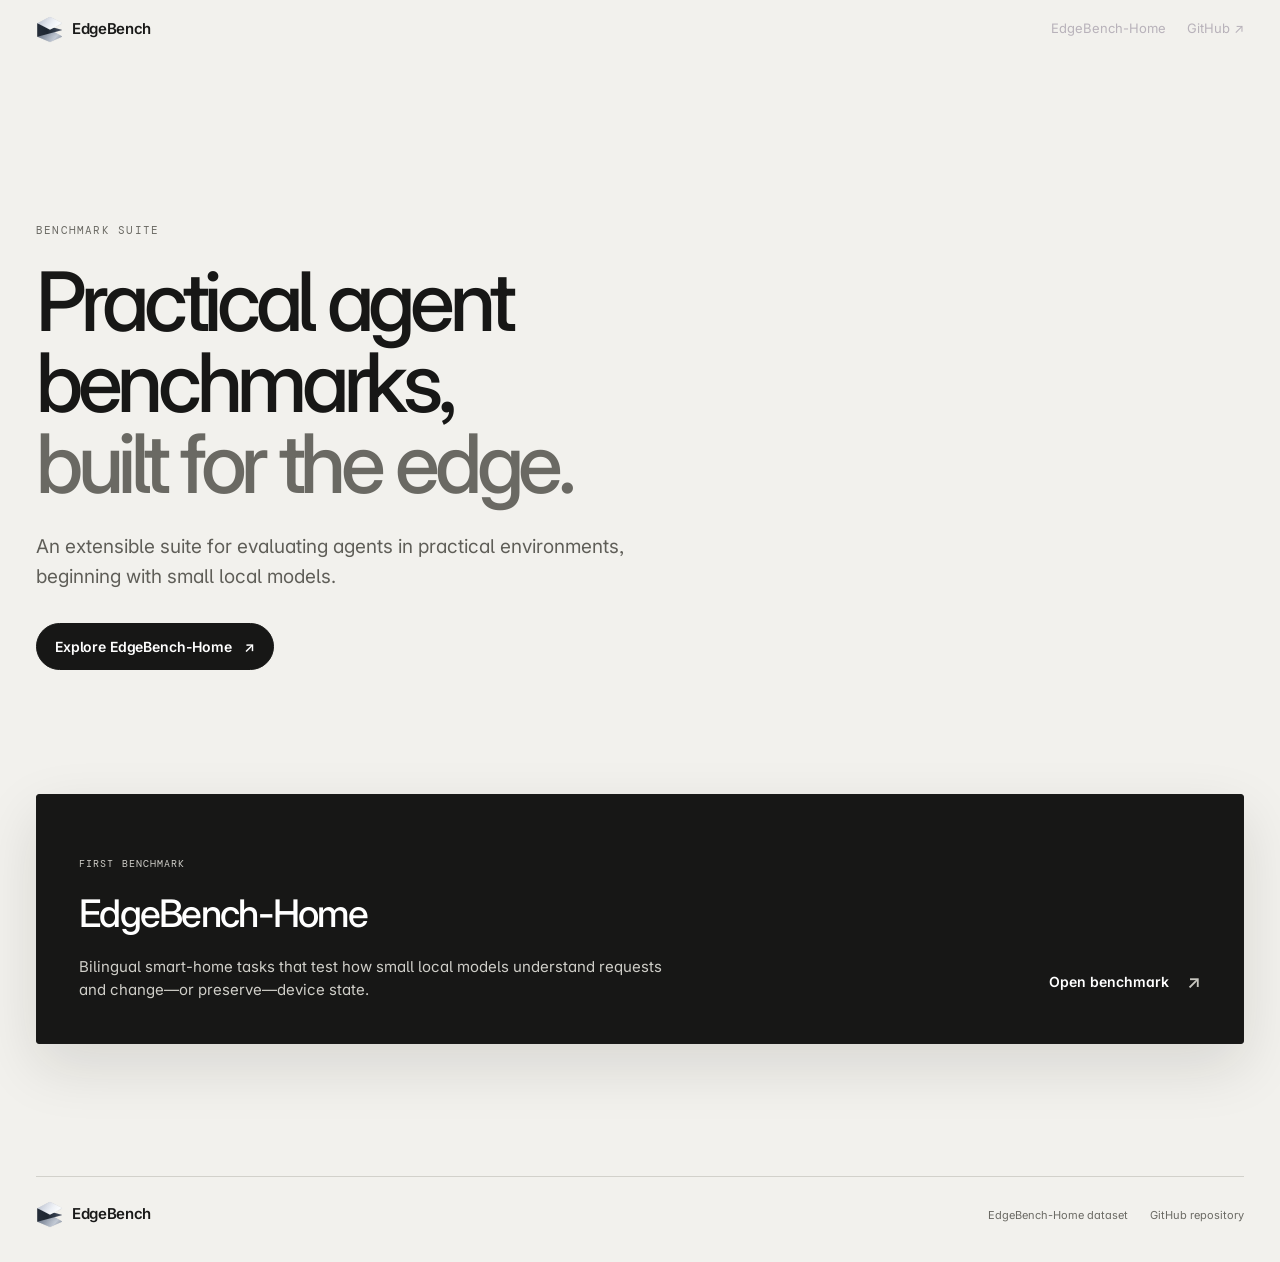
<file: site/index.html>
<!doctype html>
<html lang="en">
<head>
  <meta charset="utf-8">
  <meta name="viewport" content="width=device-width, initial-scale=1">
  <meta name="description" content="EdgeBench is an extensible benchmark suite for practical agent evaluation, starting with small local models.">
  <meta name="theme-color" content="#090909">
  <title>EdgeBench — Practical agent benchmarks</title>
  <link rel="icon" href="assets/edgebench-logo.svg" type="image/svg+xml">
  <link rel="stylesheet" href="style.css?v=55">
  <link rel="stylesheet" href="suite.css?v=3">
</head>
<body class="suite-page">
  <a class="skip" href="#main">Skip to content</a>
  <header class="topbar">
    <a class="brand" href="./" aria-label="EdgeBench suite home">
      <span class="brand-logo-crop" aria-hidden="true"><img src="assets/edgebench-logo.svg" alt=""></span>
      <span>EdgeBench</span>
    </a>
    <nav aria-label="Main navigation">
      <a href="home/">EdgeBench-Home</a>
      <a href="https://github.com/Chico-Future/EdgeBench">GitHub ↗</a>
    </nav>
  </header>
  <main id="main" class="suite-main">
    <section class="suite-hero" aria-labelledby="suite-title">
      <p class="suite-kicker">BENCHMARK SUITE</p>
      <h1 id="suite-title">Practical agent benchmarks,<br><span>built for the edge.</span></h1>
      <p class="suite-summary">An extensible suite for evaluating agents in practical environments, beginning with small local models.</p>
      <a class="button suite-cta" href="home/">Explore EdgeBench-Home <span aria-hidden="true">↗</span></a>
    </section>
    <section id="modules" class="suite-module" aria-labelledby="home-title">
      <div>
        <p class="module-kicker">FIRST BENCHMARK</p>
        <h2 id="home-title">EdgeBench-Home</h2>
        <p>Bilingual smart-home tasks that test how small local models understand requests and change—or preserve—device state.</p>
      </div>
      <a class="module-link" href="home/" aria-label="Open the EdgeBench-Home benchmark">
        <span>Open benchmark</span><span aria-hidden="true">↗</span>
      </a>
    </section>
  </main>
  <footer class="suite-footer">
    <a class="brand" href="./" aria-label="EdgeBench suite home">
      <span class="brand-logo-crop" aria-hidden="true"><img src="assets/edgebench-logo.svg" alt=""></span>
      <span>EdgeBench</span>
    </a>
    <nav aria-label="Project links">
      <a href="https://huggingface.co/datasets/chico-research/EdgeBench-Home">EdgeBench-Home dataset</a>
      <a href="https://github.com/Chico-Future/EdgeBench">GitHub repository</a>
    </nav>
  </footer>
  <script>
    if (['#tasks', '#results', '#reproduce'].includes(window.location.hash)) {
      window.location.replace(`home/${window.location.hash}`);
    }
  </script>
</body>
</html>
</file>
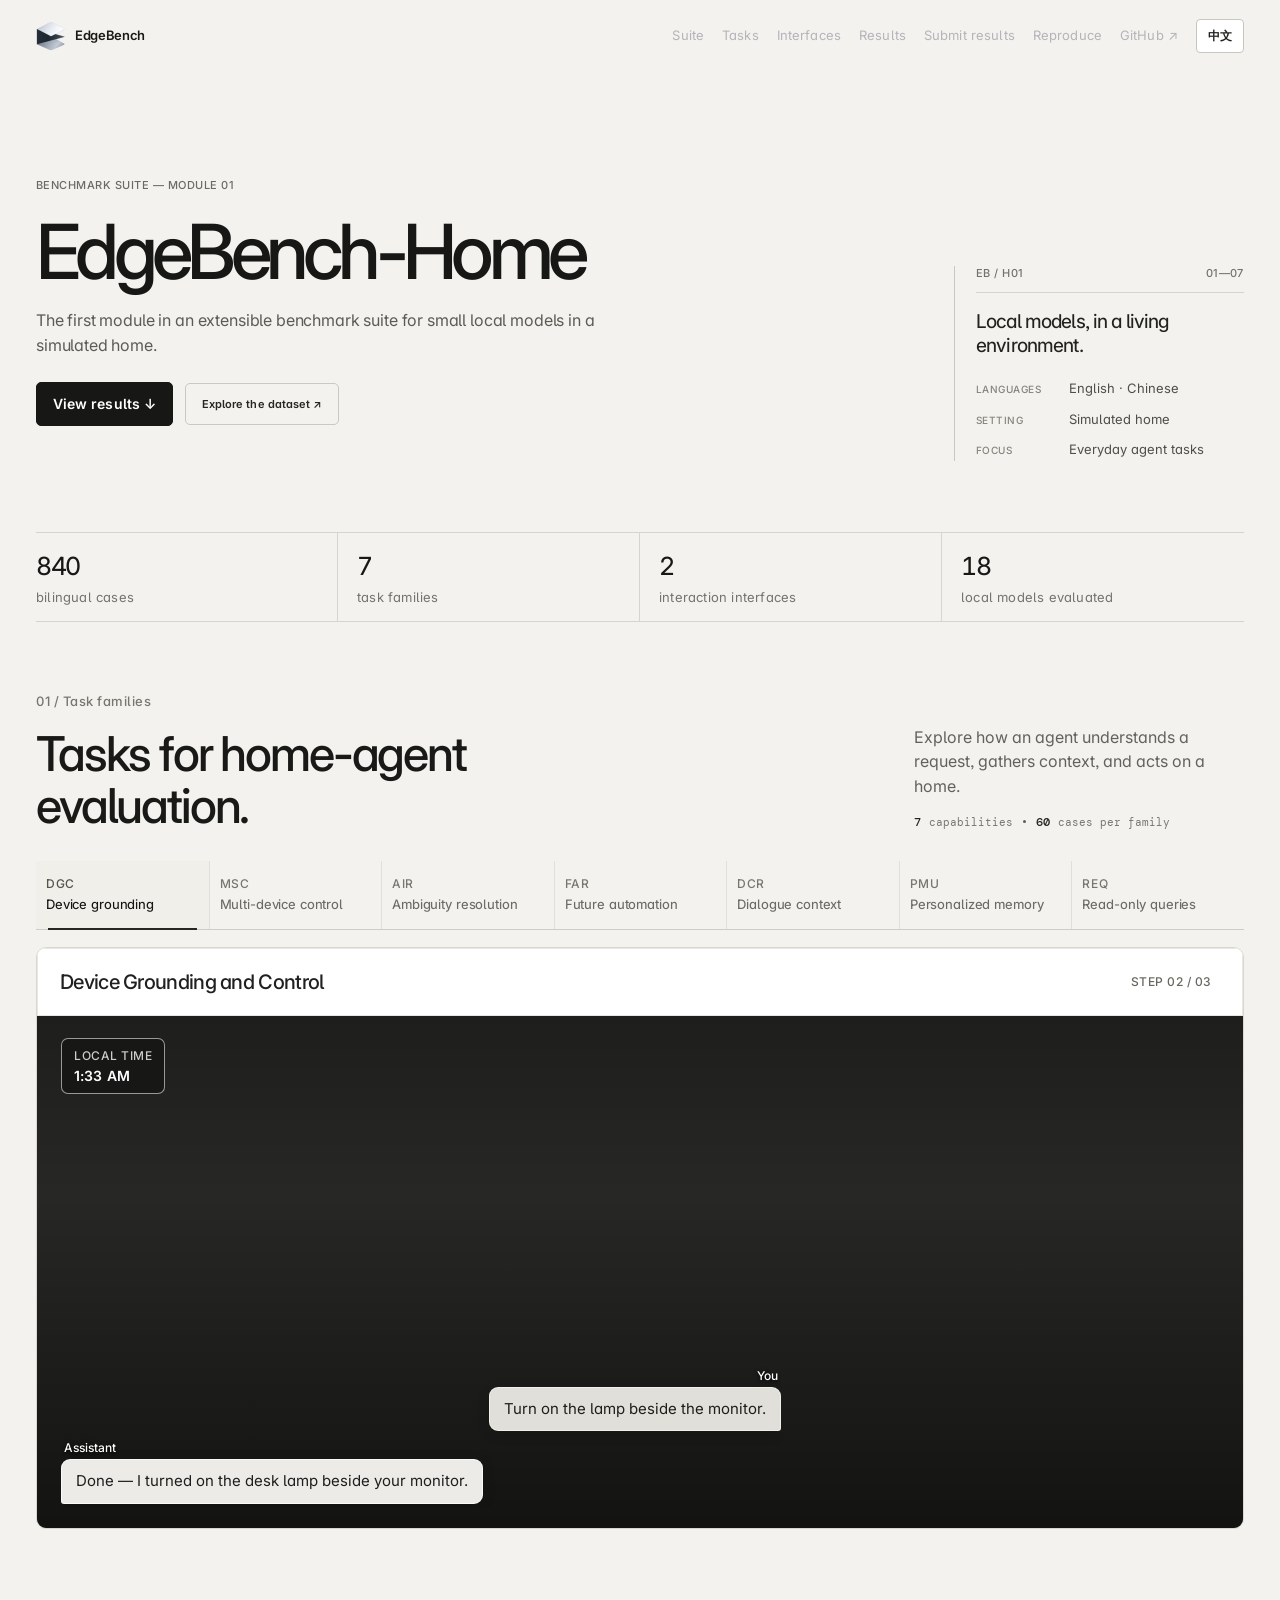
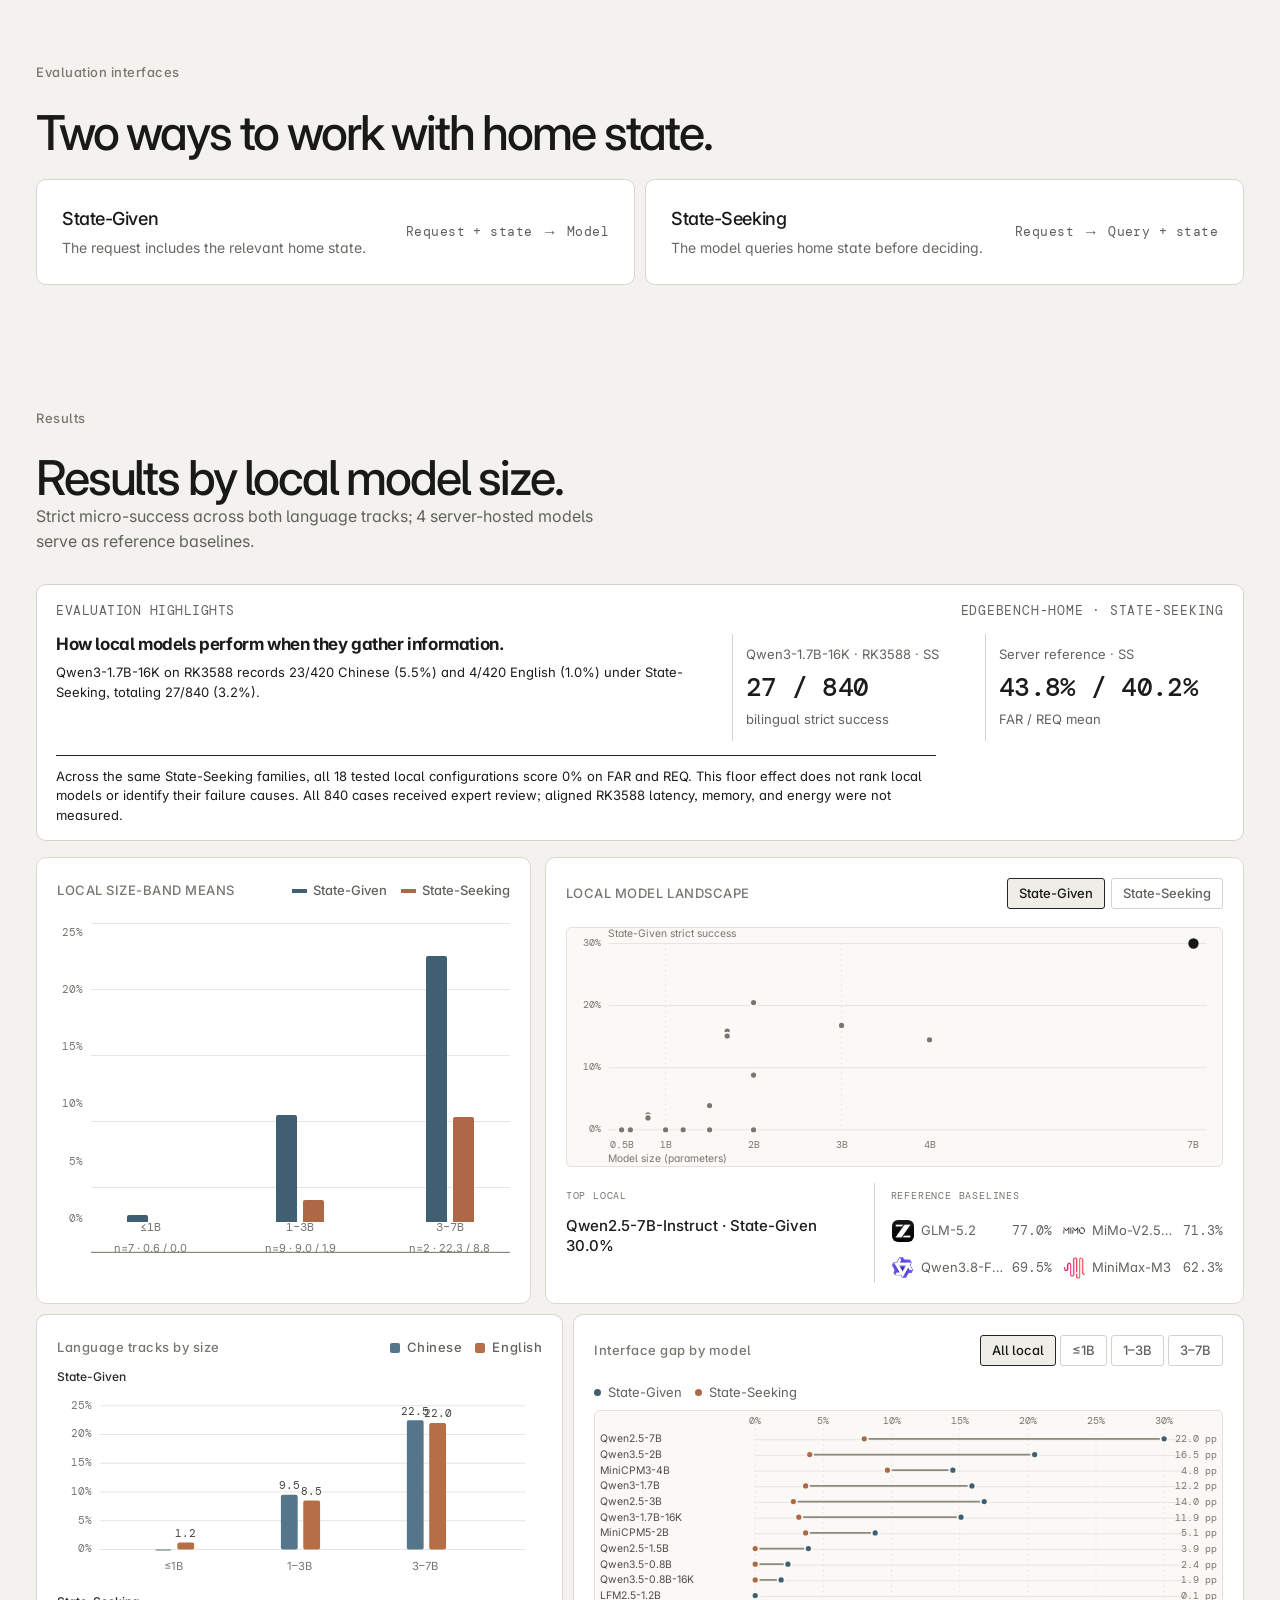
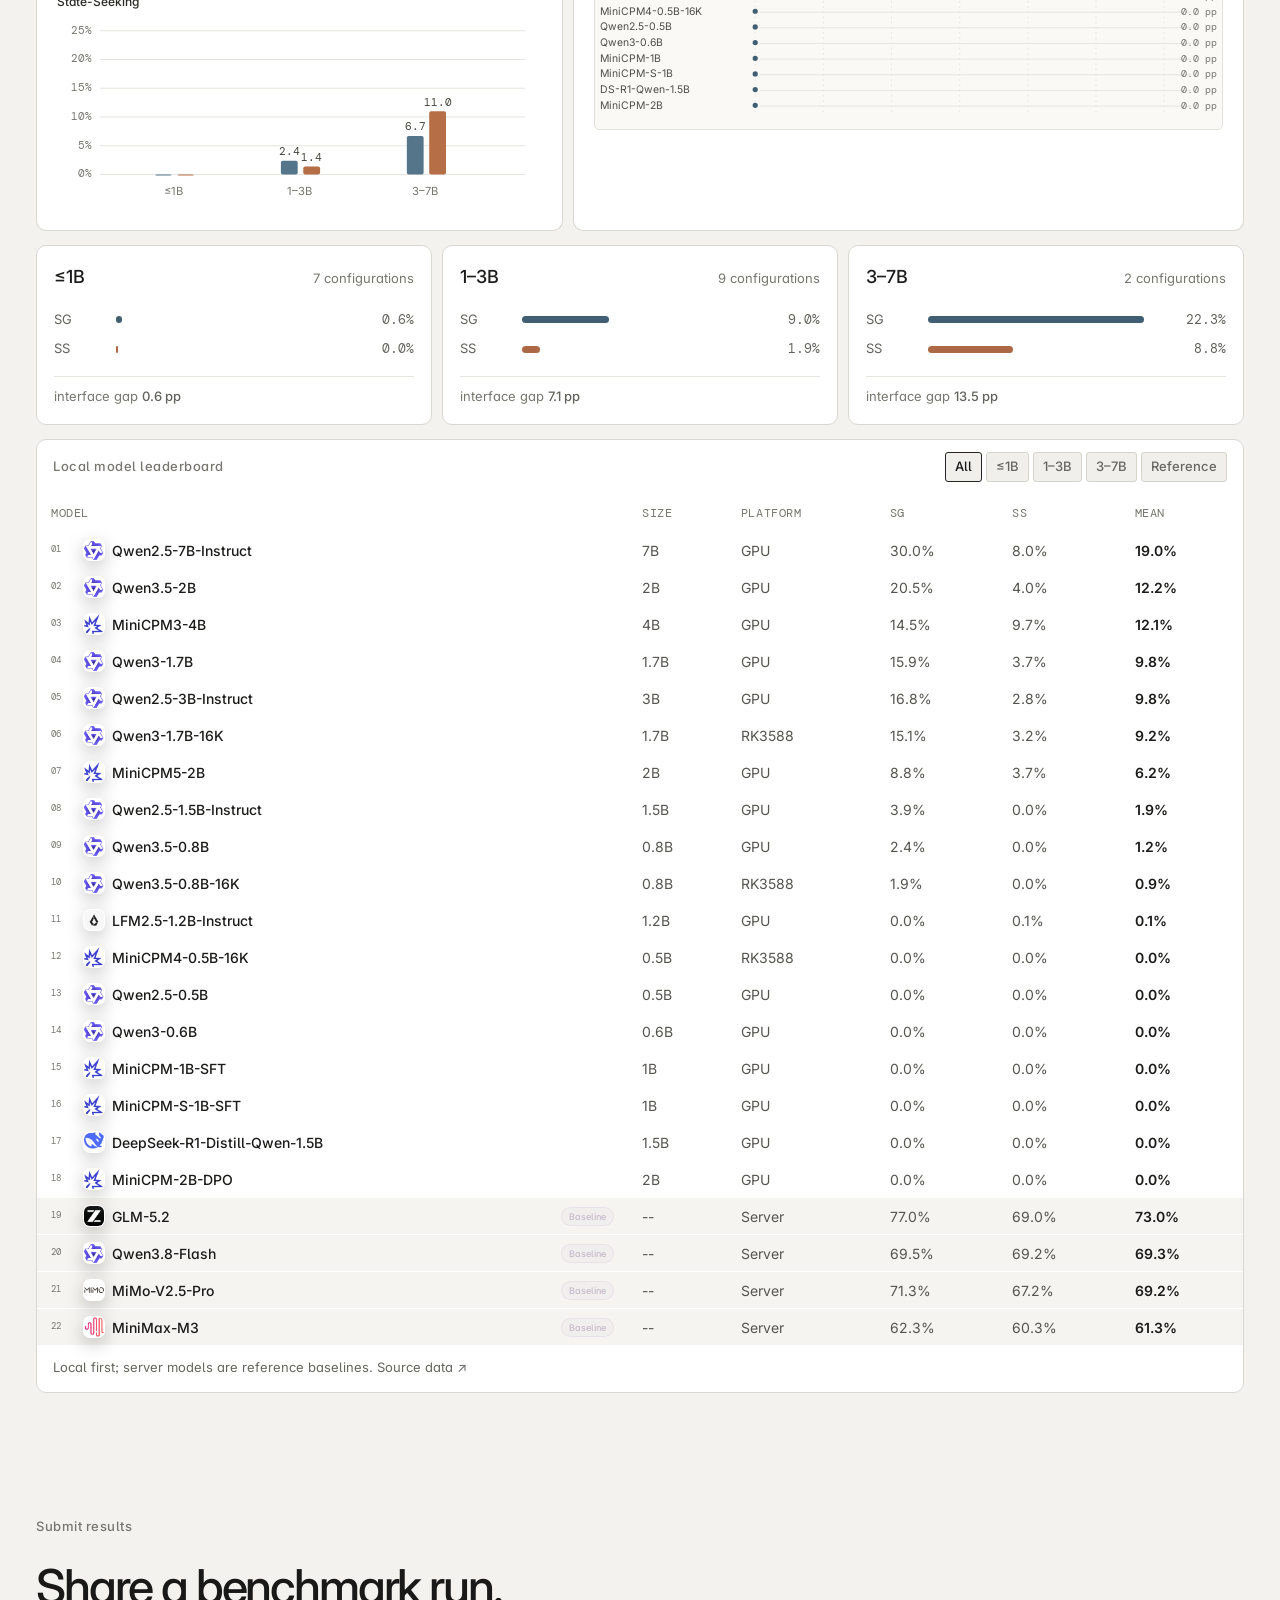
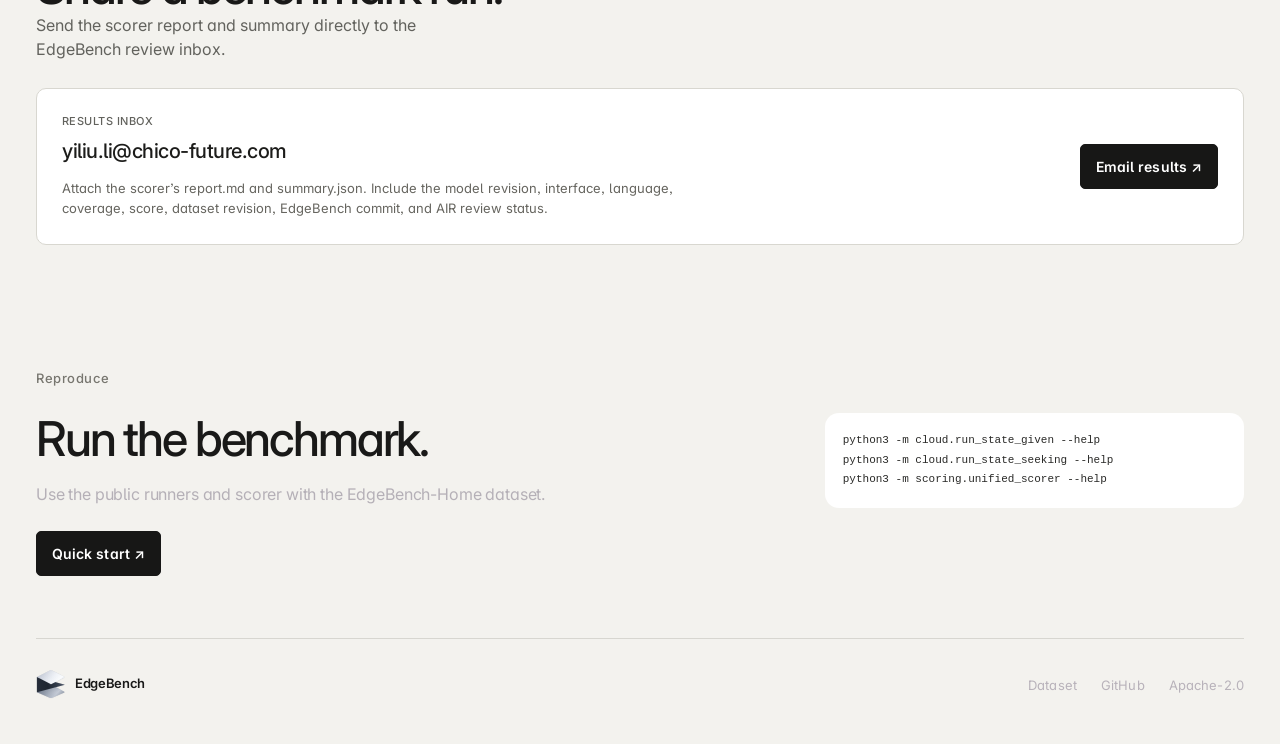
<file: site/home/index.html>
<!doctype html>
<html lang="en">
<head>
  <meta charset="utf-8">
  <meta name="viewport" content="width=device-width, initial-scale=1">
  <meta name="description" content="EdgeBench evaluates small language models on practical agent tasks, starting with the bilingual EdgeBench-Home benchmark.">
  <meta name="theme-color" content="#090909">
  <title>EdgeBench-Home — EdgeBench</title>
  <link rel="icon" href="../assets/edgebench-logo.svg" type="image/svg+xml">
  <script>
    const navigationEntry = performance.getEntriesByType?.('navigation')[0];
    if (navigationEntry?.type === 'reload' && !window.location.hash && 'scrollRestoration' in history) {
      history.scrollRestoration = 'manual';
      window.addEventListener('pageshow', () => window.scrollTo(0, 0), { once: true });
    }
  </script>
  <link rel="stylesheet" href="../style.css?v=93">
</head>
<body>
<a class="skip" href="#main">Skip to content</a>
<header class="topbar"><a class="brand" href="../" aria-label="EdgeBench suite home"><img class="brand-mark" src="../assets/edgebench-mark.svg" alt=""><span>EdgeBench</span></a><nav><a href="../" data-nav="suite">Suite</a><a href="#tasks" data-nav="tasks">Tasks</a><a href="#interfaces" data-nav="interfaces">Interfaces</a><a href="#results" data-nav="results">Results</a><a href="#submit-results" data-nav="submit">Submit results</a><a href="#reproduce" data-nav="reproduce">Reproduce</a><a href="https://github.com/Chico-Future/EdgeBench">GitHub ↗</a><button class="language-toggle" type="button" aria-label="Switch language" aria-pressed="false">中文</button></nav></header>
<main id="main">
  <section id="home" class="section intro">
    <div>
      <p class="intro-kicker">BENCHMARK SUITE <span>—</span> MODULE 01</p>
      <h1>EdgeBench-Home</h1>
      <p class="lead">The first module in an extensible benchmark suite for small local models in a simulated home.</p>
      <div class="actions">
        <a class="button" href="#results">View results <span aria-hidden="true">↓</span></a>
        <a class="intro-secondary" href="https://huggingface.co/datasets/chico-research/EdgeBench-Home">Explore the dataset <span aria-hidden="true">↗</span></a>
      </div>
    </div>
    <aside class="intro-register" aria-label="Module details">
      <div class="register-top"><span>EB / H01</span><span>01—07</span></div>
      <p>Local models,<br>in a living environment.</p>
      <dl>
        <div><dt>LANGUAGES</dt><dd>English · 中文</dd></div>
        <div><dt>SETTING</dt><dd>Simulated home</dd></div>
        <div><dt>FOCUS</dt><dd>Everyday agent tasks</dd></div>
      </dl>
    </aside>
  </section>
  <section class="facts" aria-label="Benchmark facts"><div><b>840</b><span>bilingual cases</span></div><div><b>7</b><span>task families</span></div><div><b>2</b><span>interaction interfaces</span></div><div><b>18</b><span>local models evaluated</span></div></section>
  <section id="tasks" class="section tasks">
    <div class="tasks-intro">
      <div class="tasks-heading">
        <div class="section-label">01 / Task families</div>
        <h2>Tasks that test home agents.</h2>
      </div>
      <div class="tasks-summary">
        <p>Explore how an agent understands a request, gathers context, and acts on a home.</p>
        <span><b>7</b> capabilities <i aria-hidden="true"></i> <b>60</b> cases per family</span>
      </div>
    </div>
    <div class="task-explorer">
      <div class="task-list" role="group" aria-label="Choose a task family">
        <button class="task-row selected" type="button" data-family="DGC" aria-pressed="true"><span class="task-code">DGC</span><strong class="task-name">Device grounding</strong></button>
        <button class="task-row" type="button" data-family="MSC" aria-pressed="false"><span class="task-code">MSC</span><strong class="task-name">Multi-device control</strong></button>
        <button class="task-row" type="button" data-family="AIR" aria-pressed="false"><span class="task-code">AIR</span><strong class="task-name">Ambiguity resolution</strong></button>
        <button class="task-row" type="button" data-family="FAR" aria-pressed="false"><span class="task-code">FAR</span><strong class="task-name">Future automation</strong></button>
        <button class="task-row" type="button" data-family="DCR" aria-pressed="false"><span class="task-code">DCR</span><strong class="task-name">Dialogue context</strong></button>
        <button class="task-row" type="button" data-family="PMU" aria-pressed="false"><span class="task-code">PMU</span><strong class="task-name">Personalized memory</strong></button>
        <button class="task-row" type="button" data-family="REQ" aria-pressed="false"><span class="task-code">REQ</span><strong class="task-name">Read-only queries</strong></button>
      </div>
      <article class="task-demo" aria-labelledby="task-demo-title">
        <div class="demo-head">
          <h3 id="task-demo-title" aria-live="polite">Device Grounding and Control</h3>
          <div class="auto-status"><span id="walk-counter" aria-live="polite">STEP 01 / 03</span></div>
        </div>
        <div class="demo-body">
          <div class="task-conversation-card">
            <video class="task-video" id="task-video" muted playsinline loop preload="metadata" aria-hidden="true"></video>
            <div class="task-video-shade" aria-hidden="true"></div>
            <div class="scene-timebar" role="group" aria-label="Home time context">
              <div class="scene-time-block">
                <span class="scene-time-label" id="scene-clock-label">Local time</span>
                <time id="scene-clock">--:--</time>
              </div>
              <div class="scene-time-block scene-time-context" id="scene-time-context" aria-live="polite" hidden>
                <span class="scene-time-label" id="scene-time-label">When</span>
                <strong id="scene-time-value"></strong>
              </div>
            </div>
            <aside class="agent-conversation" data-live-stage="understand" aria-label="Conversation walkthrough">
              <div class="conversation-thread" id="conversation-thread" role="log" aria-live="polite" aria-relevant="additions text"></div>
            </aside>
          </div>
        </div>
      </article>
    </div>
  </section>
  <section id="interfaces" class="section interfaces">
    <div class="section-label">Evaluation interfaces</div>
    <div class="interfaces-intro"><h2>Two ways to work with home state.</h2></div>
    <div class="interface-cards">
      <article class="interface-card">
        <div><h3>State-Given</h3><p>The request includes the relevant home state.</p></div>
        <div class="interface-flow"><span>Request + state</span><i aria-hidden="true">→</i><span>Model</span></div>
      </article>
      <article class="interface-card">
        <div><h3>State-Seeking</h3><p>The model queries home state before deciding.</p></div>
        <div class="interface-flow"><span>Request</span><i aria-hidden="true">→</i><span>Query + state</span></div>
      </article>
    </div>
  </section>
  <section id="results" class="section results"><div class="section-label">Results</div><div class="section-head"><div><h2>Results by local model size.</h2><p>Strict micro-success across both language tracks; 4 server-hosted models serve as reference baselines.</p></div></div><div class="result-highlight" aria-labelledby="result-highlight-title"><div class="result-highlight-head"><span id="result-highlight-label">EVALUATION HIGHLIGHTS</span><span id="result-highlight-source">EdgeBench-Home · State-Seeking</span></div><div class="result-highlight-grid"><div class="result-highlight-copy"><h3 id="result-highlight-title">How local models perform when they gather information.</h3><p id="result-highlight-copy">Qwen3-1.7B-16K on RK3588 records 23/420 Chinese (5.5%) and 4/420 English (1.0%) under State-Seeking, totaling 27/840 (3.2%).</p></div><div class="result-stat"><span id="result-qwen-label">Qwen3-1.7B-16K · RK3588 · SS</span><strong id="result-qwen-value">27 / 840</strong><small id="result-qwen-caption">bilingual strict success</small></div><div class="result-stat"><span id="result-server-label">Server reference · SS</span><strong id="result-server-value">43.8% / 40.2%</strong><small id="result-server-caption">FAR / REQ mean</small></div></div><p class="result-highlight-note" id="result-highlight-note">The release contains 840 cases across seven families (60 per language per family). All cases received expert review; local FAR/REQ failure causes and aligned RK3588 efficiency were not separately measured.</p></div><div class="results-overview"><div class="trend-panel"><div class="panel-top"><span>LOCAL SIZE-BAND MEANS</span><span class="legend"><i></i>State-Given <i class="gray"></i>State-Seeking</span></div><div class="chart"><div class="axis"><span>25%</span><span>20%</span><span>15%</span><span>10%</span><span>5%</span><span>0%</span></div><div class="plot"><div class="gridline"></div><div class="gridline"></div><div class="gridline"></div><div class="gridline"></div><div class="gridline"></div><div class="gridline"></div><div class="group"><div class="bar sg" style="height:2.4%" title="State-Given 0.6%"></div><div class="bar ss" style="height:0%" title="State-Seeking 0.0%"></div><label>≤1B<small>n=7 · 0.6 / 0.0</small></label></div><div class="group"><div class="bar sg" style="height:36%" title="State-Given 9.0%"></div><div class="bar ss" style="height:7.6%" title="State-Seeking 1.9%"></div><label>1–3B<small>n=9 · 9.0 / 1.9</small></label></div><div class="group"><div class="bar sg" style="height:89.2%" title="State-Given 22.3%"></div><div class="bar ss" style="height:35.2%" title="State-Seeking 8.8%"></div><label>3–7B<small>n=2 · 22.3 / 8.8</small></label></div></div></div></div><div class="model-landscape"><div class="panel-top"><span>LOCAL MODEL LANDSCAPE</span><div class="landscape-controls" role="group" aria-label="Choose interface metric"><button class="landscape-metric active" data-landscape-metric="sg" type="button">State-Given</button><button class="landscape-metric" data-landscape-metric="ss" type="button">State-Seeking</button></div></div><div class="landscape-layout"><div class="landscape-chart-wrap"><svg id="landscape-chart" viewBox="0 0 760 276" role="img" aria-labelledby="landscape-title landscape-desc"><title id="landscape-title">Local model success by parameter count</title><desc id="landscape-desc">Each point represents one evaluated local model. Color identifies its model family; horizontal position shows parameter count and vertical position shows strict micro-success.</desc></svg><div id="landscape-tooltip" class="landscape-tooltip" hidden></div></div><aside class="landscape-reading"><div class="local-leader"><span>TOP LOCAL</span><strong id="landscape-head">Small models remain tightly clustered near zero.</strong></div><div class="reference-mini"><span>REFERENCE BASELINES</span><div id="reference-bars" class="reference-bars"></div></div></aside></div></div></div><div class="analysis-grid"><div class="analysis-panel"><div class="panel-top"><span>LANGUAGE TRACKS BY SIZE</span><div class="analysis-legend"><i class="cn"></i>Chinese <i class="en"></i>English</div></div><div class="language-charts"><section class="language-chart-panel"><h3>State-Given</h3><svg id="language-chart-sg" class="language-chart-svg" viewBox="0 0 520 210" role="img" aria-labelledby="language-chart-sg-title language-chart-sg-desc"></svg></section><section class="language-chart-panel"><h3>State-Seeking</h3><svg id="language-chart-ss" class="language-chart-svg" viewBox="0 0 520 210" role="img" aria-labelledby="language-chart-ss-title language-chart-ss-desc"></svg></section></div></div><div class="analysis-panel gap-panel"><div class="panel-top"><span>INTERFACE GAP BY MODEL</span><div class="analysis-controls" role="group" aria-label="Filter interface gap chart"><button class="gap-filter active" data-gap-filter="all" type="button">All local</button><button class="gap-filter" data-gap-filter="≤1B" type="button">≤1B</button><button class="gap-filter" data-gap-filter="1--3B" type="button">1–3B</button><button class="gap-filter" data-gap-filter="3--7B" type="button">3–7B</button></div></div><div class="analysis-legend"><i class="sg-dot"></i>State-Given <i class="ss-dot"></i>State-Seeking</div><div class="gap-chart-wrap"><svg id="gap-chart" viewBox="0 0 720 250" role="img" aria-labelledby="gap-title gap-desc"><title id="gap-title">State-Given and State-Seeking results by local model</title><desc id="gap-desc">Each row connects a model's State-Seeking and State-Given scores, showing the interface gap.</desc></svg><div id="gap-tooltip" class="landscape-tooltip" hidden></div></div></div></div><div class="band-summary" aria-label="Size-band comparison"><button class="band-card" data-band-filter="≤1B"><span class="band-card-head"><b>≤1B</b><small>7 configurations</small></span><span class="band-bars"><span><i>SG</i><em style="width:2.4%"></em><strong>0.6%</strong></span><span><i>SS</i><em class="ss" style="width:0%"></em><strong>0.0%</strong></span></span><span class="band-gap">interface gap <b>0.6 pp</b></span></button><button class="band-card" data-band-filter="1--3B"><span class="band-card-head"><b>1–3B</b><small>9 configurations</small></span><span class="band-bars"><span><i>SG</i><em style="width:36%"></em><strong>9.0%</strong></span><span><i>SS</i><em class="ss" style="width:7.6%"></em><strong>1.9%</strong></span></span><span class="band-gap">interface gap <b>7.1 pp</b></span></button><button class="band-card" data-band-filter="3--7B"><span class="band-card-head"><b>3–7B</b><small>2 configurations</small></span><span class="band-bars"><span><i>SG</i><em style="width:89.2%"></em><strong>22.3%</strong></span><span><i>SS</i><em class="ss" style="width:35.2%"></em><strong>8.8%</strong></span></span><span class="band-gap">interface gap <b>13.5 pp</b></span></button></div><div class="results-table-wrap"><div class="table-head"><span>LOCAL MODEL LEADERBOARD</span><div class="filters"><button class="filter active" data-filter="all">All</button><button class="filter" data-filter="≤1B">≤1B</button><button class="filter" data-filter="1--3B">1–3B</button><button class="filter" data-filter="3--7B">3–7B</button><button class="filter" data-filter="Server">Reference</button></div></div><table class="results-table"><thead><tr><th>Model</th><th>Size</th><th>Platform</th><th>SG</th><th>SS</th><th>Mean</th></tr></thead><tbody id="model-rows"></tbody></table><p class="table-note">Local first; server models are reference baselines. <a href="../data/results.json">Source data ↗</a></p></div></section>
  <section id="submit-results" class="section submit-results">
    <div class="section-label">Submit results</div>
    <div class="section-head"><div><h2>Share a benchmark run.</h2><p>Send the scorer report and summary directly to the EdgeBench review inbox.</p></div></div>
    <div class="direct-submit-card">
      <div><span class="direct-submit-label">RESULTS INBOX</span><strong>yiliu.li@chico-future.com</strong><p>Attach the scorer’s <code>report.md</code> and <code>summary.json</code>. Include the model revision, interface, language, coverage, score, dataset revision, EdgeBench commit, and AIR review status.</p></div>
      <a class="button" href="mailto:yiliu.li@chico-future.com?subject=EdgeBench-Home%20evaluation%20results&body=Hello%20EdgeBench%20team%2C%0A%0AModel%20and%20revision%3A%20%0AInterface%3A%20%0ALanguage%3A%20%0AStrict%20micro-success%3A%20%0ACoverage%3A%20%0ADataset%20revision%3A%20%0AEdgeBench%20commit%3A%20%0ATask-family%20scores%3A%20%0AAIR%20review%20status%3A%20%0A%0AI%20have%20attached%20the%20scorer%20report%20and%20summary.">Email results ↗</a>
    </div>
  </section>
  <section id="reproduce" class="section reproduce"><div class="section-label">Reproduce</div><div class="two-col"><div><h2>Run the benchmark.</h2><p class="lead">Use the public runners and scorer with the EdgeBench-Home dataset.</p><div class="actions"><a class="button" href="https://github.com/Chico-Future/EdgeBench#quick-start">Quick start ↗</a></div></div><pre class="code"><code>python3 -m cloud.run_state_given --help
python3 -m cloud.run_state_seeking --help
python3 -m scoring.unified_scorer --help</code></pre></div></section>
</main>
<footer><div><a class="brand" href="../" aria-label="EdgeBench suite home"><img class="brand-mark" src="../assets/edgebench-mark.svg" alt=""><span>EdgeBench</span></a></div><nav><a href="https://huggingface.co/datasets/chico-research/EdgeBench-Home">Dataset</a><a href="https://github.com/Chico-Future/EdgeBench">GitHub</a><a href="https://github.com/Chico-Future/EdgeBench/blob/main/LICENSE">Apache-2.0</a></nav></footer>
<script src="../app.js?v=68"></script>
</body>
</html>
</file>
<file: site/style.css>
@import url('https://fonts.googleapis.com/css2?family=DM+Mono:wght@400;500&family=Inter:wght@400;500;600;700&display=swap');

:root {
  --canvas: #090909;
  --surface: #111111;
  --surface-2: #171717;
  --ink: #f5f5f5;
  --muted: #9a9a9a;
  --dim: #696969;
  --hair: #292929;
  --hair-soft: #1c1c1c;
  --blue: #b39ac4;
  --sg: #f5f5f5;
  --ss: #6e6e6e;
}

* { box-sizing: border-box; }
html { scroll-behavior: smooth; scroll-padding-top: 64px; }
body {
  margin: 0;
  background: var(--canvas);
  color: var(--ink);
  font-family: Inter, Arial, sans-serif;
  font-size: 14px;
  line-height: 1.45;
  font-feature-settings: "cv05", "cv11", "ss03";
}

a { color: inherit; text-decoration: none; }
a:hover { color: var(--blue); }
a:focus-visible, button:focus-visible { outline: 1px solid var(--blue); outline-offset: 3px; }
button { font: inherit; }

.skip {
  position: absolute;
  top: -100px;
  left: 18px;
  z-index: 10;
  padding: 8px 10px;
  background: #fff;
  color: #000;
}
.skip:focus { top: 10px; }

.topbar, main, footer {
  width: min(1120px, calc(100% - 48px));
  margin: 0 auto;
}
.topbar {
  height: 58px;
  display: flex;
  align-items: center;
  justify-content: space-between;
  border-bottom: 1px solid var(--hair);
}
.brand {
  display: inline-flex;
  align-items: center;
  gap: 8px;
  color: var(--ink);
  font-size: 14px;
  font-weight: 600;
  letter-spacing: -.2px;
}
nav { display: flex; align-items: center; gap: 21px; color: var(--muted); font-size: 12px; }
nav a:hover { color: var(--ink); }

.section-label, .panel-top, .table-head {
  color: var(--muted);
  font-family: "DM Mono", monospace;
  font-size: 10px;
  letter-spacing: .08em;
  text-transform: uppercase;
}
.actions { display: flex; align-items: center; gap: 16px; flex-wrap: wrap; margin-top: 24px; }
.button {
  display: inline-flex;
  min-height: 36px;
  align-items: center;
  gap: 12px;
  padding: 9px 13px;
  border: 1px solid var(--ink);
  border-radius: 999px;
  background: var(--ink);
  color: #090909;
  font-size: 12px;
  font-weight: 600;
}
.button:hover { color: #090909; background: #dcdcdc; }
.link { color: var(--blue); font-size: 12px; }

.facts {
  display: grid;
  grid-template-columns: repeat(4, 1fr);
  border-bottom: 1px solid var(--hair);
}
.facts > div { min-height: 70px; padding: 14px 18px; border-right: 1px solid var(--hair); }
.facts > div:last-child { border-right: 0; }
.facts b { display: block; color: var(--ink); font-size: 22px; font-weight: 500; letter-spacing: -1px; }
.facts span { display: block; margin-top: 3px; color: var(--muted); font-size: 11px; }

.section { padding: 56px 0; border-bottom: 1px solid var(--hair); }
.section-label { margin-bottom: 23px; }
.section h2 {
  margin: 0;
  color: var(--ink);
  font-size: clamp(28px, 3.2vw, 37px);
  font-weight: 500;
  line-height: 1.05;
  letter-spacing: -1.9px;
}
.lead { max-width: 530px; margin: 17px 0 0; color: #b0b0b0; font-size: 15px; line-height: 1.55; }
.two-col { display: grid; grid-template-columns: minmax(0, 1.25fr) minmax(300px, .75fr); gap: 72px; align-items: start; }
.section-head { display: flex; justify-content: space-between; gap: 36px; align-items: end; margin-bottom: 26px; }
.section-head > div:first-child { min-width: 0; }
.section-head p { max-width: 390px; margin: 0; color: var(--muted); font-size: 13px; line-height: 1.55; }

.trend-panel, .results-table-wrap { border: 1px solid var(--hair); background: var(--surface); }
.trend-panel { padding: 17px 18px 15px; }
.panel-top, .table-head { display: flex; justify-content: space-between; gap: 18px; align-items: center; }
.legend { display: flex; align-items: center; gap: 6px; color: var(--muted); font-family: Inter, Arial, sans-serif; font-size: 11px; letter-spacing: 0; text-transform: none; }
.legend i { display: inline-block; width: 13px; height: 3px; background: var(--sg); }
.legend i.gray { margin-left: 8px; background: var(--ss); }
.chart { display: grid; grid-template-columns: 34px 1fr; height: 238px; margin-top: 18px; }
.axis { display: flex; flex-direction: column; justify-content: space-between; padding: 1px 8px 27px 0; color: var(--dim); font-family: "DM Mono", monospace; font-size: 9px; text-align: right; }
.plot { position: relative; display: flex; justify-content: space-around; gap: 30px; border-bottom: 1px solid #505050; }
.gridline { position: absolute; left: 0; right: 0; height: 1px; background: var(--hair); }
.gridline:nth-child(1) { top: 0; }
.gridline:nth-child(2) { top: 20%; }
.gridline:nth-child(3) { top: 40%; }
.gridline:nth-child(4) { top: 60%; }
.gridline:nth-child(5) { top: 80%; }
.gridline:nth-child(6) { bottom: 0; }
.group { position: relative; z-index: 1; display: flex; width: 100px; height: 100%; align-items: end; justify-content: center; gap: 5px; padding-bottom: 27px; }
.bar { width: 18px; min-height: 0; border-radius: 2px 2px 0 0; background: var(--sg); }
.bar.ss { background: var(--ss); }
.group label { position: absolute; bottom: 0; color: var(--muted); font-family: "DM Mono", monospace; font-size: 10px; text-align: center; }
.group label small { display: block; margin-top: 3px; color: var(--dim); font-family: Inter, Arial, sans-serif; font-size: 9px; }
.chart-caption, .table-note { margin: 15px 0 0; color: var(--dim); font-size: 11px; }
.chart-caption b { color: var(--muted); font-weight: 500; }
.results-table-wrap { margin-top: 16px; overflow: hidden; }
.table-head { padding: 14px 17px; border-bottom: 1px solid var(--hair); }
.filters { display: flex; gap: 5px; flex-wrap: wrap; justify-content: end; }
.filter { padding: 5px 9px; border: 1px solid transparent; border-radius: 999px; background: var(--surface-2); color: var(--muted); cursor: pointer; font-size: 10px; }
.filter:hover { color: var(--ink); }
.filter.active { border-color: #777; background: transparent; color: var(--ink); }
.results-table { width: 100%; border-collapse: collapse; font-size: 11px; }
.results-table th { padding: 10px 17px; border-bottom: 1px solid var(--hair); color: var(--muted); font-family: "DM Mono", monospace; font-size: 9px; font-weight: 400; letter-spacing: .05em; text-align: left; text-transform: uppercase; }
.results-table td { padding: 10px 17px; border-bottom: 1px solid var(--hair-soft); color: #c7c7c7; white-space: nowrap; }
.results-table tr:last-child td { border-bottom: 0; }
.results-table tbody tr:hover td { background: #171717; }
.results-table td:first-child { width: 49%; color: var(--ink); }
.results-table td strong { font-weight: 500; }
.results-table td b { color: var(--ink); font-weight: 600; }
.results-table .reference td { background: #151515; }
.rank { display: inline-block; width: 29px; color: var(--dim); font-family: "DM Mono", monospace; font-size: 9px; }
.table-note { padding: 0 17px 15px; }

.code { margin: 0; overflow: auto; border: 1px solid var(--hair); background: var(--surface); color: #c8c8c8; font-family: "DM Mono", monospace; font-size: 11px; line-height: 1.8; }
.code code { display: block; padding: 18px; }

footer { display: flex; justify-content: space-between; gap: 24px; padding: 30px 0 40px; color: var(--muted); font-size: 11px; }
footer p { margin: 0 0 0 auto; }
footer nav { gap: 16px; font-size: 11px; }

@media (max-width: 760px) {
  .topbar, main, footer { width: min(100% - 32px, 620px); }
  .topbar { height: auto; min-height: 58px; align-items: flex-start; padding: 15px 0; gap: 14px; }
  .topbar nav { display: none; }
  .facts { grid-template-columns: 1fr 1fr; }
  .facts > div:nth-child(2) { border-right: 0; }
  .facts > div:nth-child(-n + 2) { border-bottom: 1px solid var(--hair); }
  .section { padding: 46px 0; }
  .section-head, .two-col { display: block; }
  .two-col > * + * { margin-top: 30px; }
  .chart { height: 210px; }
  .table-head { align-items: flex-start; flex-direction: column; }
  .filters { justify-content: start; }
  .results-table-wrap { overflow-x: auto; }
  .results-table { min-width: 650px; }

  footer { display: block; }
  footer p { margin: 10px 0 16px; }
}

@media (prefers-reduced-motion: reduce) {
  html { scroll-behavior: auto; }
}

/* Homepage repair: complete wordmark, human scale labels, full-bleed task media. */
body:not(.suite-page) .brand { display: inline-flex; width: 112px; flex: 0 0 112px; }
body:not(.suite-page) .brand-full-logo { display: block; width: 100%; height: 38px; object-fit: contain; object-position: left center; }
body:not(.suite-page) footer .brand { width: 112px; }
body:not(.suite-page) .topbar { gap: 28px; }
body:not(.suite-page) .topbar nav { flex-wrap: wrap; justify-content: flex-end; row-gap: 8px; }
body:not(.suite-page) .intro-kicker,
body:not(.suite-page) .register-top,
body:not(.suite-page) .intro-register dt,
body:not(.suite-page) .section-label,
body:not(.suite-page) .panel-top,
body:not(.suite-page) .table-head,
body:not(.suite-page) .task-code,
body:not(.suite-page) .auto-status,
body:not(.suite-page) .scene-time-label,
body:not(.suite-page) .conversation-speaker,
body:not(.suite-page) .direct-submit-label { font-family: Inter, Arial, sans-serif; font-size: 11px; font-weight: 500; letter-spacing: .045em; }
body:not(.suite-page) .intro-register dt { font-size: 10px; }
body:not(.suite-page) .section-label,
body:not(.suite-page) .panel-top,
body:not(.suite-page) .table-head { text-transform: none; }
body:not(.suite-page) .facts span,
body:not(.suite-page) .intro-register dd,
body:not(.suite-page) .band-card-head small,
body:not(.suite-page) .band-gap,
body:not(.suite-page) .band-bars i,
body:not(.suite-page) .band-bars strong,
body:not(.suite-page) .reference-row label,
body:not(.suite-page) .reference-row b,
body:not(.suite-page) .legend,
body:not(.suite-page) .analysis-legend,
body:not(.suite-page) .filter,
body:not(.suite-page) .landscape-metric,
body:not(.suite-page) .gap-filter,
body:not(.suite-page) .table-note,
body:not(.suite-page) .direct-submit-card p { font-size: 12px; }
body:not(.suite-page) .task-demo { border-radius: 10px; }
body:not(.suite-page) .demo-head { position: absolute; z-index: 6; top: 16px; left: 18px; right: 18px; min-height: 0; padding: 11px 14px; border: 1px solid rgba(255,255,255,.28); border-radius: 6px; background: rgba(18,18,17,.42); color: #fff; backdrop-filter: blur(12px); pointer-events: none; }
body:not(.suite-page) .demo-head h3 { color: #fff; font-size: 15px; }
body:not(.suite-page) .auto-status { border: 0; background: transparent; color: rgba(255,255,255,.88); font-size: 11px; }
body:not(.suite-page) .demo-body,
body:not(.suite-page) .scene-canvas { position: relative; }
body:not(.suite-page) .scene-items { height: clamp(560px, 57vw, 760px); min-height: 560px; }
body:not(.suite-page) .home-3d-scene { background: #171716; }
body:not(.suite-page) .home-scene-video { object-position: center center; }
body:not(.suite-page) .home-3d-scene::after { box-shadow: inset 0 -130px 150px rgba(0,0,0,.28), inset 0 80px 100px rgba(0,0,0,.13); }
body:not(.suite-page) .scene-room-label,
body:not(.suite-page) .scene-timebar,
body:not(.suite-page) .scene-view-hint,
body:not(.suite-page) .scene-reset { border-radius: 5px; }
body:not(.suite-page) .scene-room-label { font-family: Inter, Arial, sans-serif; font-size: 11px; letter-spacing: .04em; }
body:not(.suite-page) .scene-time-label { font-size: 10px; }
body:not(.suite-page) .scene-time-block time,
body:not(.suite-page) .scene-time-block strong { font-size: 13px; }
body:not(.suite-page) .agent-conversation { right: 30px; bottom: 26px; width: min(460px, 48%); max-height: 64%; }
body:not(.suite-page) .conversation-thread { max-height: min(390px, 52vh); gap: 10px; }
body:not(.suite-page) .conversation-speaker { font-size: 10px; }
body:not(.suite-page) .conversation-message p,
body:not(.suite-page) .conversation-message.user p { max-width: 380px; padding: 12px 15px; border-radius: 5px 14px 14px 14px; font-size: 14px; line-height: 1.5; }
body:not(.suite-page) .conversation-message.user p { border-radius: 14px 5px 14px 14px; }
body:not(.suite-page) .landscape-chart-wrap,
body:not(.suite-page) .gap-chart-wrap { overflow-x: auto; }
body:not(.suite-page) .results-table-wrap { overflow-x: auto; }
body:not(.suite-page) .results-table { min-width: 680px; }
body:not(.suite-page) .landscape-axis,
body:not(.suite-page) .landscape-axis-label,
body:not(.suite-page) .analysis-axis,
body:not(.suite-page) .analysis-axis-label,
body:not(.suite-page) .gap-model-label { font-size: 11px; }
body:not(.suite-page) .analysis-value,
body:not(.suite-page) .gap-value { font-size: 10px; }
@media (max-width: 760px) {
  body:not(.suite-page) .topbar { height: auto; min-height: 66px; align-items: flex-start; padding: 13px 0; }
  body:not(.suite-page) .topbar nav { gap: 10px 14px; }
  body:not(.suite-page) .topbar nav a { font-size: 11px; }
  body:not(.suite-page) .scene-items { height: clamp(430px, 112vw, 620px); min-height: 430px; }
  body:not(.suite-page) .demo-head { top: 10px; left: 10px; right: 10px; padding: 9px 11px; }
  body:not(.suite-page) .agent-conversation { right: 14px; bottom: 14px; width: min(400px, 82%); max-height: 60%; }
  body:not(.suite-page) .conversation-message p,
  body:not(.suite-page) .conversation-message.user p { font-size: 13px; }
  body:not(.suite-page) .landscape-chart-wrap #landscape-chart,
  body:not(.suite-page) .gap-chart-wrap #gap-chart { min-width: 650px; }
  body:not(.suite-page) .results-table { min-width: 650px; }
}
@media (max-width: 430px) {
  body:not(.suite-page) .brand { width: 94px; flex-basis: 94px; }
  body:not(.suite-page) .brand-full-logo { height: 32px; }
  body:not(.suite-page) .topbar { gap: 10px; }
  body:not(.suite-page) .topbar nav { max-width: calc(100% - 104px); gap: 8px 10px; }
  body:not(.suite-page) .topbar nav a { font-size: 10px; }
  body:not(.suite-page) .scene-items { height: 430px; min-height: 430px; }
  body:not(.suite-page) .agent-conversation { width: 88%; }
}

/* Language switch and data palette: labels and marks stay paired and legible. */
body:not(.suite-page) .topbar nav { gap: 18px; }
body:not(.suite-page) .language-toggle { min-height: 34px; padding: 6px 11px; border: 1px solid #c9c8c1; border-radius: 4px; background: #fff; color: #252522; font-size: 12px; font-weight: 600; cursor: pointer; }
body:not(.suite-page) .language-toggle:hover { border-color: #74736d; background: #f4f3ef; }
body:not(.suite-page) .analysis-legend i.cn,
body:not(.suite-page) .language-bar.chinese { background: #5e7d91; fill: #5e7d91; }
body:not(.suite-page) .analysis-legend i.en,
body:not(.suite-page) .language-bar.english { background: #bf805d; fill: #bf805d; }
body:not(.suite-page) .legend i { background: #384f5e; }
body:not(.suite-page) .legend i.gray { background: #aa744f; }
body:not(.suite-page) .analysis-legend i.sg-dot,
body:not(.suite-page) .gap-point.sg { background: #384f5e; fill: #384f5e; }
body:not(.suite-page) .analysis-legend i.ss-dot,
body:not(.suite-page) .gap-point.ss { background: #aa744f; fill: #aa744f; }
body:not(.suite-page) .gap-span { stroke: #85847d; }
body:not(.suite-page) .bar { background: #384f5e; }
body:not(.suite-page) .bar.ss { background: #aa744f; }
body:not(.suite-page) .band-bars em { background: #384f5e; }
body:not(.suite-page) .band-bars em.ss { background: #aa744f; }
@media (max-width: 760px) {
  body:not(.suite-page) .topbar nav { gap: 9px 12px; }
  body:not(.suite-page) .language-toggle { min-height: 30px; padding: 4px 8px; }
}

/* Task family walkthrough */

/* Use the EdgeBench folded-page SVG as the shared header and footer mark. */
.brand-logo-crop {
  display: block;
  width: 28px;
  height: 27px;
  flex: 0 0 28px;
  overflow: hidden;
}
.brand-logo-crop img {
  display: block;
  width: 36px;
  max-width: none;
  height: auto;
  transform: translate(-4px, -2px);
}

/* Quantitative comparison cards */
.band-summary { display: grid; grid-template-columns: repeat(3, 1fr); gap: 8px; margin-top: 10px; }
.band-card { display: block; min-width: 0; padding: 14px; border: 1px solid var(--hair); background: var(--surface); color: var(--ink); cursor: pointer; text-align: left; transition: border-color .2s ease, background .2s ease; }
.band-card:hover, .band-card:focus-visible { border-color: #6c6c6c; background: var(--surface-2); }
.band-card-head { display: flex; justify-content: space-between; align-items: baseline; gap: 10px; }
.band-card-head b { font-size: 15px; font-weight: 500; }
.band-card-head small { color: var(--dim); font-size: 9px; }
.band-bars { display: grid; gap: 9px; margin-top: 18px; }
.band-bars > span { display: grid; grid-template-columns: 20px 1fr 38px; gap: 7px; align-items: center; }
.band-bars i { color: var(--muted); font-family: "DM Mono", monospace; font-size: 8px; font-style: normal; }
.band-bars em { display: block; height: 5px; min-width: 2px; border-radius: 999px; background: var(--sg); font-style: normal; transition: width .45s ease; }
.band-bars em.ss { background: var(--ss); }
.band-bars strong { color: var(--muted); font-family: "DM Mono", monospace; font-size: 9px; font-weight: 400; text-align: right; }
.band-gap { display: block; margin-top: 16px; padding-top: 9px; border-top: 1px solid var(--hair-soft); color: var(--dim); font-size: 9px; }
.band-gap b { color: var(--muted); font-weight: 500; }

/* Model landscape */
.model-landscape { margin-top: 10px; padding: 17px 18px 15px; border: 1px solid var(--hair); background: var(--surface); }
.landscape-controls { display: flex; gap: 4px; }
.landscape-metric { padding: 5px 8px; border: 1px solid var(--hair); border-radius: 999px; background: transparent; color: var(--muted); cursor: pointer; font-family: Inter, Arial, sans-serif; font-size: 10px; }
.landscape-metric:hover, .landscape-metric.active { border-color: #777; color: var(--ink); }
.landscape-layout { display: grid; grid-template-columns: minmax(0, 1fr) 205px; gap: 20px; align-items: stretch; margin-top: 16px; }
.landscape-chart-wrap { position: relative; min-width: 0; overflow: hidden; border: 1px solid var(--hair-soft); background: #0d0d0d; }
#landscape-chart { display: block; width: 100%; min-width: 590px; height: auto; }
.landscape-gridline { stroke: #262626; stroke-width: 1; }
.landscape-axis { fill: var(--dim); font-family: "DM Mono", monospace; font-size: 9px; }
.landscape-axis-label { fill: #707070; font-family: Inter, Arial, sans-serif; font-size: 9px; }
.landscape-band-line { stroke: #1d1d1d; stroke-width: 1; stroke-dasharray: 2 4; }
.landscape-point { cursor: pointer; fill: var(--sg); stroke: #0d0d0d; stroke-width: 2; transition: r .18s ease, fill .18s ease; }
.landscape-point:hover, .landscape-point:focus { outline: none; fill: var(--ink); stroke: var(--blue); stroke-width: 2; }
.landscape-point.is-top { stroke: var(--ink); stroke-width: 2; }
.landscape-tooltip { position: absolute; z-index: 3; max-width: 220px; padding: 8px 10px; border: 1px solid #5a5a5a; background: #181818; color: var(--ink); box-shadow: 0 8px 24px #0008; font-size: 10px; line-height: 1.45; pointer-events: none; }
.landscape-reading { display: flex; flex-direction: column; padding: 2px 0 0; }
.local-leader > span, .reference-mini > span { color: var(--dim); font-family: "DM Mono", monospace; font-size: 9px; letter-spacing: .08em; text-transform: uppercase; }
.local-leader strong { display: block; margin-top: 8px; color: var(--ink); font-size: 14px; font-weight: 500; line-height: 1.3; }
.reference-mini { margin-top: auto; padding-top: 17px; border-top: 1px solid var(--hair); }
.reference-bars { display: grid; gap: 8px; margin-top: 11px; }
.reference-row { display: grid; min-height: 38px; grid-template-columns: 32px minmax(0, 1fr) max-content; gap: 10px; align-items: center; }
.reference-row label { overflow: hidden; color: var(--muted); font-size: 11px; text-overflow: ellipsis; white-space: nowrap; }
.reference-row b { color: var(--muted); font-family: "DM Mono", monospace; font-size: 11px; font-weight: 400; text-align: right; }

/* Additional result views */
.analysis-grid { display: grid; grid-template-columns: minmax(0, .88fr) minmax(0, 1.12fr); gap: 10px; margin-top: 10px; }
.analysis-panel { min-width: 0; padding: 17px 18px 15px; border: 1px solid var(--hair); background: var(--surface); }
.analysis-controls { display: flex; gap: 4px; flex-wrap: wrap; justify-content: end; }
.gap-filter { padding: 5px 8px; border: 1px solid var(--hair); border-radius: 999px; background: transparent; color: var(--muted); cursor: pointer; font-family: Inter, Arial, sans-serif; font-size: 10px; }
.gap-filter:hover, .gap-filter.active { border-color: #777; color: var(--ink); }
.analysis-legend { display: flex; align-items: center; gap: 6px; margin-top: 15px; color: var(--muted); font-size: 10px; }
.analysis-panel .panel-top > .analysis-legend { flex: 0 0 auto; margin-top: 0; }
.analysis-legend i { display: inline-block; width: 9px; height: 9px; margin-left: 6px; border-radius: 2px; background: #aab6c2; }
.analysis-legend i:first-child { margin-left: 0; }
.analysis-legend i.en { background: #6d7680; }
.analysis-legend i.sg-dot { width: 7px; height: 7px; border-radius: 50%; background: var(--sg); }
.analysis-legend i.ss-dot { width: 7px; height: 7px; border-radius: 50%; background: var(--ss); }
.language-charts { display: grid; grid-template-columns: 1fr; gap: 8px; margin-top: 8px; }
.language-chart-panel { min-width: 0; }
.language-chart-panel h3 { margin: 0 0 3px; color: #aaa3ac; font-size: 12px; font-weight: 500; }
.language-chart-svg { display: block; width: 100%; height: auto; }
#gap-chart { display: block; width: 100%; min-width: 600px; height: auto; }
.gap-chart-wrap { position: relative; max-height: 465px; margin-top: 5px; overflow: auto; border: 1px solid var(--hair-soft); background: #0d0d0d; }
.analysis-gridline { stroke: #292929; stroke-width: 1; }
.analysis-gridline.vertical { stroke-dasharray: 2 4; }
.analysis-axis { fill: var(--dim); font-family: "DM Mono", monospace; font-size: 9px; }
.analysis-axis-label { fill: #777; font-family: Inter, Arial, sans-serif; font-size: 9px; }
.analysis-value { fill: #c8c8c8; font-family: "DM Mono", monospace; font-size: 8px; }
.language-bar { cursor: pointer; transition: opacity .18s ease, transform .18s ease; transform-box: fill-box; transform-origin: bottom; }
.language-bar.chinese { fill: #aab6c2; }
.language-bar.english { fill: #6d7680; }
.language-bar:hover, .language-bar:focus { opacity: .72; transform: scaleY(1.04); outline: none; }
.gap-row-line { stroke: #1b1b1b; stroke-width: 1; }
.gap-model-label { fill: #b8b8b8; font-family: Inter, Arial, sans-serif; font-size: 9px; }
.gap-span { stroke: #5b6269; stroke-width: 2; }
.gap-point { cursor: pointer; stroke: #0d0d0d; stroke-width: 2; transition: r .18s ease, fill .18s ease; }
.gap-point.sg { fill: var(--sg); }
.gap-point.ss { fill: var(--ss); }
.gap-point:hover, .gap-point:focus { r: 5px; stroke: var(--ink); outline: none; }
.gap-value { fill: #727272; font-family: "DM Mono", monospace; font-size: 8px; }

@media (max-width: 760px) {
  .band-summary { grid-template-columns: 1fr; }
  .band-card { padding: 12px; }

  .landscape-chart-wrap { overflow-x: auto; }
  .landscape-layout { display: block; }
  .landscape-reading { display: grid; grid-template-columns: 1fr 1fr; gap: 10px 18px; margin-top: 14px; }
  .reference-mini { grid-column: 1 / -1; margin-top: 5px; }
  .analysis-grid { grid-template-columns: 1fr; }
  .analysis-panel .panel-top { align-items: flex-start; flex-direction: column; }
  .analysis-controls { justify-content: start; }
  .language-charts { grid-template-columns: 1fr; gap: 14px; }
  .gap-chart-wrap { max-height: 430px; }
}

/* Readability pass: enlarge content and controls while keeping display headings restrained. */
body { font-size: 16px; line-height: 1.52; }
.brand { font-size: 15px; }
nav { font-size: 13px; }
.section-label, .panel-top, .table-head { font-size: 12px; }
.facts > div { min-height: 76px; padding: 16px 18px; }
.facts b { font-size: 24px; }
.facts span { font-size: 13px; }
.lead { font-size: 17px; }
.section-head p { font-size: 15px; }
.button { min-height: 40px; padding: 10px 15px; font-size: 13px; }
.link { font-size: 13px; }
.trend-panel, .model-landscape, .analysis-panel { padding: 20px 20px 18px; }
.legend { font-size: 13px; }
.legend i { width: 15px; height: 4px; }
.chart { height: 258px; margin-top: 20px; }
.axis { font-size: 11px; }
.group { width: 112px; gap: 6px; padding-bottom: 30px; }
.bar { width: 21px; }
.group label { font-size: 12px; }
.group label small { font-size: 11px; }
.chart-caption, .table-note { font-size: 13px; }
.results-table-wrap { margin-top: 18px; }
.table-head { padding: 16px 19px; }
.filter { padding: 8px 12px; font-size: 12px; }
.results-table { font-size: 13px; }
.results-table th { padding: 13px 19px; font-size: 11px; }
.results-table td { padding: 13px 19px; }
.rank { width: 31px; font-size: 10px; }
.table-note { padding: 0 19px 17px; }

.band-summary { gap: 10px; margin-top: 12px; }
.band-card { padding: 17px; }
.band-card-head b { font-size: 16px; }
.band-card-head small { font-size: 11px; }
.band-bars { gap: 10px; margin-top: 19px; }
.band-bars > span { grid-template-columns: 23px 1fr 43px; gap: 8px; }
.band-bars i { font-size: 10px; }
.band-bars em { height: 7px; }
.band-bars strong { font-size: 11px; }
.band-gap { margin-top: 17px; padding-top: 10px; font-size: 11px; }

.landscape-controls { gap: 6px; }
.landscape-metric, .gap-filter { padding: 8px 11px; font-size: 12px; }
.landscape-layout { gap: 22px; margin-top: 18px; }
.landscape-axis, .landscape-axis-label { font-size: 11px; }
.landscape-tooltip { max-width: 240px; padding: 10px 12px; font-size: 12px; }
.local-leader > span, .reference-mini > span { font-size: 10px; }
.local-leader strong { margin-top: 10px; font-size: 15px; }
.reference-mini { padding-top: 19px; }
.reference-bars { gap: 8px; margin-top: 11px; }
.reference-row { grid-template-columns: 32px minmax(0, 1fr) max-content; gap: 11px; }

.analysis-legend { gap: 7px; margin-top: 17px; font-size: 12px; }
.analysis-legend i { width: 10px; height: 10px; }
.analysis-axis, .analysis-axis-label { font-size: 11px; }
.analysis-value { font-size: 10px; }
.gap-chart-wrap { max-height: 500px; margin-top: 7px; }
.gap-model-label { font-size: 11px; }
.gap-value { font-size: 10px; }

@media (max-width: 760px) {
  .section-head p { font-size: 14px; }
  .trend-panel, .model-landscape, .analysis-panel { padding: 18px 16px 16px; }
  .chart { height: 228px; }
  .results-table th { padding: 11px 16px; }
  .results-table td { padding: 11px 16px; }
  .table-head { padding: 14px 16px; }
  .table-note { padding: 0 16px 15px; }

}

/* Framer-inspired visual alignment from DESIGN.md. */
:root {
  --surface: #141414;
  --surface-2: #1c1c1c;
  --hair: #262626;
  --hair-soft: #1a1a1a;
  --blue: #b39ac4;
  --magenta: #d44df0;
  --violet: #6a4cf5;
  --orange: #ff7a3d;
  --coral: #ff5577;
}

.brand { letter-spacing: -.35px; }
nav a { padding: 7px 9px; border-radius: 999px; transition: color .2s ease, background .2s ease; }
nav a:hover { background: var(--surface-2); color: var(--ink); }

.button { min-height: 42px; padding: 11px 16px; border-radius: 999px; font-size: 14px; letter-spacing: -.14px; }
.link { font-size: 14px; }

.facts { gap: 8px; border-bottom: 0; }
.facts > div, .facts > div:last-child { min-height: 84px; padding: 19px 20px; border: 1px solid var(--hair); border-radius: 12px; background: var(--surface); }
.facts > div:nth-child(2) { background: linear-gradient(145deg, #141414 0%, rgba(106, 76, 245, .2) 155%); }
.facts > div:nth-child(4) { background: linear-gradient(145deg, #141414 0%, rgba(255, 122, 61, .16) 155%); }
.facts b { font-size: 25px; }
.facts span { margin-top: 5px; }

.section { padding: 86px 0; }
.section-label { margin-bottom: 28px; color: #8aaec8; font-weight: 500; }
.section h2 { font-size: clamp(31px, 3.4vw, 42px); letter-spacing: -2px; }
.lead { max-width: 590px; line-height: 1.4; letter-spacing: -.15px; }
.two-col { gap: 60px; }
.trend-panel, .model-landscape, .analysis-panel, .results-table-wrap {
  border-radius: 20px;
  border-color: var(--hair);
  box-shadow: 0 18px 50px rgba(0, 0, 0, .14);
}
.trend-panel { background: radial-gradient(circle at 92% 8%, rgba(106, 76, 245, .24), transparent 35%), linear-gradient(135deg, #141414 0%, #151418 72%, #21172a 145%); }
.model-landscape { background: radial-gradient(circle at 94% 4%, rgba(106, 76, 245, .25), transparent 35%), linear-gradient(135deg, #141414 0%, #16151b 60%, #21172a 145%); }
.analysis-panel { background: var(--surface); }

.panel-top, .table-head { letter-spacing: .1em; }
.chart-caption, .table-note { color: #a0a0a0; }
.table-head { background: rgba(28, 28, 28, .46); }
.results-table-wrap { overflow: hidden; background: var(--surface); }

.band-summary { gap: 12px; margin-top: 14px; }
.band-card { min-height: 176px; padding: 19px; border-radius: 15px; border-color: var(--hair); background: var(--surface); transition: transform .2s ease, border-color .2s ease, background .2s ease; }
.band-card:nth-child(2) { background: radial-gradient(circle at 95% 8%, rgba(106, 76, 245, .25), transparent 42%), linear-gradient(145deg, #141414 0%, #21172a 150%); }
.band-card:nth-child(3) { background: radial-gradient(circle at 95% 8%, rgba(255, 122, 61, .23), transparent 42%), linear-gradient(145deg, #141414 0%, #281b18 150%); }
.band-card:hover, .band-card:focus-visible { transform: translateY(-2px); }
.band-card-head b { font-size: 18px; }

.landscape-chart-wrap, .gap-chart-wrap { border-radius: 14px; }
.landscape-metric, .gap-filter, .filter {
  border-radius: 999px;
  background: var(--surface-2);
  border-color: #303030;
}
.landscape-metric.active, .gap-filter.active, .filter.active { background: #2a2a2a; border-color: #777; }

.code { border-radius: 15px; background: var(--surface); }
footer { padding-top: 48px; }

@media (max-width: 760px) {
  .facts { gap: 7px; }
  .facts > div, .facts > div:last-child { min-height: 78px; padding: 16px; border-radius: 10px; }
  .section { padding: 64px 0; }
  .trend-panel, .model-landscape, .analysis-panel, .results-table-wrap { border-radius: 16px; }
  .band-card { min-height: 0; border-radius: 12px; }
}

/* Final simplification: one surface language, one accent, fewer visual distractions. */
nav a { padding: 0; border-radius: 0; }
nav a:hover { background: transparent; color: var(--blue); }
.section-label { color: var(--muted); }
.facts { gap: 8px; border-bottom: 0; }
.facts > div, .facts > div:last-child {
  min-height: 84px;
  padding: 19px 20px;
  border: 1px solid var(--hair);
  border-radius: 14px;
  background: var(--surface);
}
.facts > div:nth-child(2), .facts > div:nth-child(4) { background: var(--surface); }
.trend-panel, .model-landscape, .analysis-panel, .results-table-wrap {
  border-radius: 14px;
  background: var(--surface);
  box-shadow: none;
}
.trend-panel, .model-landscape { background: var(--surface); }
.table-head { background: transparent; }
.band-card, .band-card:nth-child(2), .band-card:nth-child(3) {
  min-height: 176px;
  border-radius: 12px;
  background: var(--surface);
  transition: border-color .2s ease, background .2s ease;
}
.band-card:hover, .band-card:focus-visible { transform: none; border-color: #777; background: var(--surface-2); }
.landscape-chart-wrap, .gap-chart-wrap { border-radius: 10px; }
.landscape-metric, .gap-filter, .filter {
  background: transparent;
  border-color: var(--hair);
}
.landscape-metric.active, .gap-filter.active, .filter.active {
  background: var(--surface-2);
  border-color: var(--blue);
}

.code { border-radius: 14px; }

@media (max-width: 760px) {
  .facts { gap: 7px; }
  .facts > div, .facts > div:last-child { min-height: 78px; padding: 16px; border-radius: 11px; }
  .trend-panel, .model-landscape, .analysis-panel, .results-table-wrap { border-radius: 12px; }
  .band-card, .band-card:nth-child(2), .band-card:nth-child(3) { min-height: 0; border-radius: 11px; }
}

/* Chart series colors retain enough separation to read values and categories. */
.bar.sg { background: #c2a7d2; }
.bar.ss { background: #d48bee; }
.legend i { background: #c2a7d2; }
.legend i.gray { background: #d48bee; }
.band-bars em { background: #c2a7d2; }
.band-bars em.ss { background: #d48bee; }
.analysis-legend i.cn { background: #d48bee; }
.analysis-legend i.en { background: #ffad7e; }
.analysis-legend i.sg-dot, .gap-point.sg { background: #c2a7d2; fill: #c2a7d2; }
.analysis-legend i.ss-dot, .gap-point.ss { background: #d48bee; fill: #d48bee; }
.gap-span { stroke: #74627b; }

/* Component correction pass: keep color semantic and stateful. */
.landscape-point[data-brand="qwen"] { fill: #c6a3ec; }
.landscape-point[data-brand="minicpm"] { fill: #9fb8dd; }
.landscape-point[data-brand="deepseek"] { fill: #8fc0c5; }
.landscape-point[data-brand="lfm"] { fill: #dda982; }
.landscape-point[data-brand="generic"] { fill: #c9bdce; }
.language-bar.chinese { fill: #d48bee; }
.language-bar.english { fill: #ffad7e; }

.panel-top { min-height: 25px; }
.landscape-controls, .analysis-controls, .filters { align-items: center; }
.landscape-metric, .gap-filter, .filter {
  min-height: 30px;
  line-height: 1;
}
.trend-panel, .model-landscape, .analysis-panel, .results-table-wrap, .code {
  overflow: hidden;
}
.results-table tbody tr.reference:first-of-type td { border-top: 1px solid #3a3150; }

.landscape-metric.active, .gap-filter.active, .filter.active {
  color: #e2cbed;
  border-color: #c2a7d2;
  box-shadow: 0 0 0 2px rgba(194, 167, 210, .12);
}

/* Atmospheric surfaces: use the DESIGN.md spotlight treatment instead of colored edge bars. */
.facts > div:nth-child(1), .facts > div:nth-child(2),
.facts > div:nth-child(3), .facts > div:nth-child(4) {
  border-top: 1px solid var(--hair);
}
.facts > div:nth-child(1) {
  background: radial-gradient(240px 120px at 100% 0%, rgba(194, 167, 210, .16), transparent 76%), var(--surface);
}
.facts > div:nth-child(2) {
  background: radial-gradient(240px 120px at 100% 0%, rgba(106, 76, 245, .18), transparent 76%), var(--surface);
}
.facts > div:nth-child(3) {
  background: radial-gradient(240px 120px at 100% 0%, rgba(255, 122, 61, .15), transparent 76%), var(--surface);
}
.facts > div:nth-child(4) {
  background: radial-gradient(240px 120px at 100% 0%, rgba(212, 77, 240, .16), transparent 76%), var(--surface);
}
.trend-panel, .model-landscape, .analysis-grid .analysis-panel:first-child, .analysis-grid .analysis-panel.gap-panel {
  border-top: 1px solid var(--hair);
}
.trend-panel {
  background: radial-gradient(620px 220px at 100% 0%, rgba(106, 76, 245, .22), transparent 72%), var(--surface);
}
.model-landscape {
  background: radial-gradient(620px 220px at 100% 0%, rgba(194, 167, 210, .16), transparent 72%), var(--surface);
}
.analysis-grid .analysis-panel:first-child {
  background: radial-gradient(420px 190px at 100% 0%, rgba(212, 77, 240, .18), transparent 72%), var(--surface);
}
.analysis-grid .analysis-panel.gap-panel {
  background: radial-gradient(420px 190px at 100% 0%, rgba(255, 122, 61, .16), transparent 72%), var(--surface);
}

.band-card, .band-card:nth-child(1), .band-card:nth-child(2), .band-card:nth-child(3) {
  border-top: 1px solid var(--hair);
}
.band-card:nth-child(1) {
  background: radial-gradient(260px 150px at 100% 0%, rgba(194, 167, 210, .14), transparent 78%), var(--surface);
}
.band-card:nth-child(2) {
  background: radial-gradient(260px 150px at 100% 0%, rgba(106, 76, 245, .16), transparent 78%), var(--surface);
}
.band-card:nth-child(3) {
  background: radial-gradient(260px 150px at 100% 0%, rgba(255, 122, 61, .15), transparent 78%), var(--surface);
}

/* Official model-family logos keep the leaderboard scannable. */
.model-cell {
  display: grid;
  grid-template-columns: 31px 28px minmax(0, 1fr);
  align-items: center;
  gap: 9px;
}
.model-cell strong { overflow: hidden; text-overflow: ellipsis; }
.model-logo {
  display: inline-grid;
  width: 26px;
  height: 26px;
  place-items: center;
  overflow: hidden;
  border: 1px solid rgba(255, 255, 255, .15);
  border-radius: 8px;
  background: #fff;
  color: #090909;
  font-family: Inter, Arial, sans-serif;
  font-size: 11px;
  font-weight: 700;
  letter-spacing: -.04em;
  box-shadow: 0 6px 18px rgba(0, 0, 0, .22);
}
.model-logo.generic { background: linear-gradient(145deg, #d2d8e2, #7c8797); }
.model-logo img { display: block; width: 100%; height: 100%; object-fit: contain; }
.reference-row { grid-template-columns: 32px minmax(0, 1fr) max-content; }
.reference-row .model-logo { width: 30px; height: 30px; border-radius: 9px; font-size: 10px; box-shadow: none; }
.results-table tbody tr.reference:first-of-type td { border-top-color: var(--hair); }

/* Task explorer: a single selector drives one illustrated, animated home scene. */
.topbar, .section { border-bottom: 0; }
.facts { grid-template-columns: repeat(4, minmax(0, 1fr)); max-width: none; gap: 10px; border: 0; }
.facts > div, .facts > div:last-child {
  border: 0;
  border-radius: 15px;
  background-color: var(--surface);
}
.facts > div:nth-child(1) { background-image: radial-gradient(220px 100px at 100% 0%, rgba(194, 167, 210, .15), transparent 78%); }
.facts > div:nth-child(2) { background-image: radial-gradient(220px 100px at 100% 0%, rgba(106, 76, 245, .17), transparent 78%); }
.facts > div:nth-child(3) { background-image: radial-gradient(220px 100px at 100% 0%, rgba(255, 122, 61, .14), transparent 78%); }
.facts > div:nth-child(4) { background-image: radial-gradient(220px 100px at 100% 0%, rgba(212, 77, 240, .15), transparent 78%); }
.trend-panel, .model-landscape, .analysis-panel, .results-table-wrap {
  border: 0;
}
.trend-panel { background: radial-gradient(620px 220px at 100% 0%, rgba(106, 76, 245, .22), transparent 72%), var(--surface); }
.model-landscape { background: radial-gradient(620px 220px at 100% 0%, rgba(194, 167, 210, .16), transparent 72%), var(--surface); }
.analysis-grid .analysis-panel:first-child { background: radial-gradient(420px 190px at 100% 0%, rgba(212, 77, 240, .17), transparent 72%), var(--surface); }
.analysis-grid .analysis-panel.gap-panel { background: radial-gradient(420px 190px at 100% 0%, rgba(255, 122, 61, .15), transparent 72%), var(--surface); }
.band-card, .band-card:nth-child(1), .band-card:nth-child(2), .band-card:nth-child(3) { border: 0; }
.band-card:nth-child(1) { background: radial-gradient(260px 150px at 100% 0%, rgba(194, 167, 210, .13), transparent 78%), var(--surface); }
.band-card:nth-child(2) { background: radial-gradient(260px 150px at 100% 0%, rgba(106, 76, 245, .15), transparent 78%), var(--surface); }
.band-card:nth-child(3) { background: radial-gradient(260px 150px at 100% 0%, rgba(255, 122, 61, .13), transparent 78%), var(--surface); }
.results-table-wrap { background: var(--surface); }
.results-table { border-collapse: separate; border-spacing: 0 3px; }
.results-table th { border: 0; }
.results-table td { border: 0; background: rgba(255, 255, 255, .018); }
.results-table tbody tr:hover td { background: rgba(255, 255, 255, .06); }
.results-table .reference td { background: rgba(156, 117, 210, .055); }
.results-table tbody tr.reference:first-of-type td { border-top: 0; }
.table-head { border: 0; }
.code { border: 0; }

/* Final surface pass: hierarchy comes from space, type, and quiet surfaces. */
:root {
  --signal: #b9a8c4;
  --signal-strong: #e2d9e8;
  --signal-wash: rgba(185, 168, 196, .10);
  --blue: var(--signal);
}

body { background: #090909; }
.topbar, main, footer { width: min(1160px, calc(100% - 56px)); }
.topbar { border-bottom: 0; }
nav a, .link { color: #b8b2ba; }
nav a:hover, .link:hover { color: var(--ink); }
a:focus-visible, button:focus-visible { outline-color: var(--signal); }

.facts { gap: 10px; border: 0; }
.facts > div, .facts > div:last-child {
  min-height: 92px;
  padding: 20px 21px;
  border: 1px solid #242326;
  border-radius: 16px;
  background:
    radial-gradient(240px 120px at 100% 0%, rgba(117, 99, 132, .11), transparent 78%),
    #131214;
}
.facts b { font-size: 27px; }
.facts span { max-width: 180px; color: #aaa4ad; line-height: 1.35; }

.section { padding: 104px 0; border-bottom: 0; }
.section-label { margin-bottom: 24px; color: #a39da5; }
.section h2 { font-size: clamp(32px, 3.5vw, 46px); letter-spacing: -2.2px; }
.lead { max-width: 620px; color: #b5b0b7; font-size: 17px; line-height: 1.55; }
.results-overview {
  display: grid;
  grid-template-columns: minmax(0, .92fr) minmax(0, 1.3fr);
  align-items: stretch;
  gap: 14px;
}
.results-overview > * { min-width: 0; }
.results-overview .model-landscape { margin-top: 0; }
.results-overview .chart { height: 330px; }
.results-overview .group label { transform: translateY(4px); }
.results-overview .group label small { white-space: nowrap; }
.results-overview .landscape-layout { grid-template-columns: minmax(0, 1fr); gap: 14px; }
.results-overview #landscape-chart { min-width: 0; }
.results-overview .landscape-reading {
  display: grid;
  grid-template-columns: minmax(0, .9fr) minmax(0, 1.1fr);
  align-items: start;
  gap: 10px 22px;
}
.results-overview .local-leader { grid-column: 1; }
.results-overview .reference-mini {
  grid-column: 2;
  grid-row: 1;
  margin-top: 0;
  padding: 0 0 0 16px;
  border-top: 0;
  border-left: 1px solid var(--hair);
}
.results-overview .reference-bars {
  grid-template-columns: repeat(2, minmax(0, 1fr));
  gap: 6px 10px;
  margin-top: 9px;
}
.results-overview .reference-row {
  min-height: 31px;
  grid-template-columns: 24px minmax(0, 1fr) max-content;
  gap: 6px;
}
.results-overview .reference-row .model-logo {
  width: 24px;
  height: 24px;
  border-radius: 7px;
}
.results-overview .reference-row label { font-size: 10px; }
@media (max-width: 960px) {
  .results-overview { grid-template-columns: 1fr; }
}
.two-col { gap: 90px; }

.results .section-head { margin-bottom: 30px; }
.results .section-head p { max-width: 560px; color: #a9a3ab; font-size: 15px; }
.result-highlight {
  margin: 0 0 16px;
  padding: 17px 19px 15px;
  border: 1px solid #332d38;
  border-radius: 16px;
  background:
    radial-gradient(620px 180px at 100% 0%, rgba(185, 168, 196, .13), transparent 74%),
    #121113;
}
.result-highlight-head {
  display: flex;
  align-items: center;
  justify-content: space-between;
  gap: 12px;
  color: #aba1b0;
  font-family: "DM Mono", monospace;
  font-size: 10px;
  letter-spacing: .11em;
  line-height: 1.4;
  text-transform: uppercase;
}
.result-highlight-head span:last-child { color: #77717a; letter-spacing: .06em; text-align: right; }
.result-highlight-grid {
  display: grid;
  grid-template-columns: minmax(0, 1.8fr) minmax(145px, .65fr) minmax(145px, .65fr);
  gap: 14px;
  align-items: stretch;
  margin-top: 14px;
}
.result-highlight-copy { min-width: 0; padding-right: 14px; }
.result-highlight-copy h3 { margin: 0 0 7px; color: #eee9f0; font-size: 17px; letter-spacing: -.4px; line-height: 1.25; }
.result-highlight-copy p { max-width: 630px; margin: 0; color: #b4adb7; font-size: 13px; line-height: 1.55; }
.result-stat {
  display: flex;
  min-height: 80px;
  flex-direction: column;
  justify-content: center;
  padding: 11px 13px;
  border-left: 1px solid #2d2830;
}
.result-stat span, .result-stat small { color: #89818d; font-size: 10px; line-height: 1.35; }
.result-stat strong { margin: 5px 0 2px; color: #f1ecf2; font-family: "DM Mono", monospace; font-size: 21px; font-weight: 500; letter-spacing: -.7px; }
.result-highlight-note { max-width: 880px; margin: 14px 0 0; padding-top: 11px; border-top: 1px solid #28232b; color: #817a84; font-size: 11px; line-height: 1.5; }
@media (max-width: 760px) {
  .result-highlight-head { align-items: flex-start; flex-direction: column; gap: 4px; }
  .result-highlight-head span:last-child { text-align: left; }
  .result-highlight-grid { grid-template-columns: 1fr 1fr; }
  .result-highlight-copy { grid-column: 1 / -1; padding-right: 0; }
  .result-stat { border-top: 1px solid #2d2830; border-left: 0; }
}
.trend-panel, .model-landscape, .analysis-panel, .results-table-wrap {
  border: 1px solid #27232a;
  border-radius: 18px;
  box-shadow: 0 18px 60px rgba(0, 0, 0, .16);
}
.trend-panel { background: radial-gradient(680px 260px at 100% 0%, rgba(106, 76, 245, .18), transparent 72%), #141315; }
.trend-panel, .model-landscape, .analysis-panel, .results-table-wrap { border-color: #262428; border-radius: 16px; }
.trend-panel, .model-landscape, .analysis-panel { background: radial-gradient(620px 240px at 92% 0%, rgba(117, 99, 132, .085), transparent 75%), #141315; }
.model-landscape { background: radial-gradient(680px 260px at 100% 0%, rgba(117, 99, 132, .08), transparent 72%), #141315; }
.analysis-panel { background: #141315; }

.panel-top, .table-head { letter-spacing: .12em; }
.panel-top, .table-head, .chart-caption, .table-note { color: #aaa3ac; }
.landscape-metric.active, .gap-filter.active, .filter.active {
  color: var(--signal-strong);
  border-color: #746b78;
  box-shadow: 0 0 0 2px rgba(194, 167, 210, .10);
}
.landscape-point:hover, .landscape-point:focus { stroke: var(--signal); }

.code { border-color: #27232a; background: #141315; }
footer { padding-top: 30px; }

@media (max-width: 760px) {
  .results-overview { grid-template-columns: 1fr; }
  .results-overview .chart { height: 270px; }
  .results-overview #landscape-chart { min-width: 590px; }
  .results-overview .landscape-reading { grid-template-columns: 1fr; }
  .results-overview .local-leader,
  .results-overview .reference-mini { grid-column: 1; grid-row: auto; }
  .results-overview .reference-mini { margin-top: 8px; padding: 12px 0 0; border-top: 1px solid var(--hair); border-left: 0; }
  .section { padding: 70px 0; }
}

/* Keep the model leaderboard dense while making reference rows explicit. */
.results-table-wrap { margin-top: 14px; }
.table-head { padding: 12px 16px; }
.filters { gap: 4px; }
.filter { padding: 6px 9px; font-size: 11px; }
.results-table { border-spacing: 0 1px; font-size: 12px; }
.results-table th { padding: 9px 14px; font-size: 10px; }
.results-table td { padding: 7px 14px; }
.rank { width: 25px; font-size: 9px; }
.model-cell { grid-template-columns: 25px 22px minmax(0, 1fr) max-content; gap: 7px; }
.model-logo { width: 22px; height: 22px; border-radius: 7px; }
.baseline-tag {
  display: inline-flex;
  align-items: center;
  padding: 4px 7px;
  border: 1px solid rgba(194, 167, 210, .18);
  border-radius: 999px;
  background: rgba(194, 167, 210, .07);
  color: #c5bbc9;
  font-size: 9px;
  font-weight: 500;
  line-height: 1;
  white-space: nowrap;
}
.table-note { margin-top: 11px; padding: 0 16px 14px; font-size: 12px; }

/* Hero and task walkthrough: generous space, quiet surfaces, dimensional home scenes. */
.intro {
  position: relative;
  isolation: isolate;
  display: flex;
  min-height: clamp(410px, 42vw, 520px);
  align-items: center;
  padding: 76px 0;
  overflow: hidden;
}
.intro > div { position: relative; z-index: 1; max-width: 760px; }
.intro h1 {
  max-width: 700px;
  margin: 0;
  color: var(--ink);
  font-size: clamp(44px, 5.2vw, 66px);
  font-weight: 500;
  line-height: 1;
  letter-spacing: -.055em;
}
.intro .lead { max-width: 620px; margin-top: 20px; font-size: clamp(16px, 1.55vw, 18px); line-height: 1.6; }
.intro .actions { gap: 12px; margin-top: 30px; }
.intro .button, .intro-secondary {
  display: inline-flex;
  min-height: 48px;
  align-items: center;
  justify-content: center;
  gap: 14px;
  padding: 13px 20px;
  border-radius: 999px;
  font-size: 14px;
  font-weight: 600;
  transition: transform .18s ease, background .18s ease, border-color .18s ease;
}
.intro .button:hover, .intro-secondary:hover { transform: translateY(-1px); }
.intro-secondary {
  border: 1px solid rgba(255, 255, 255, .13);
  background: rgba(255, 255, 255, .045);
  color: #e4dfe7;
}
.intro-secondary:hover { border-color: rgba(194, 167, 210, .35); background: rgba(255, 255, 255, .075); color: #fff; }
.intro-secondary span { color: #c5b5ce; }

.tasks {
  position: relative;
  isolation: isolate;
  padding: 94px 0 102px;
  overflow: hidden;
}
.tasks::before {
  position: absolute;
  z-index: -1;
  top: 155px;
  left: 50%;
  width: min(1080px, 100vw);
  height: 620px;
  content: "";
  transform: translateX(-50%);
  background: radial-gradient(ellipse at 52% 55%, rgba(135, 104, 150, .085), transparent 68%);
  filter: blur(24px);
  pointer-events: none;
}
.tasks-intro {
  display: grid;
  grid-template-columns: minmax(0, 1.1fr) minmax(260px, .62fr);
  align-items: end;
  gap: 48px;
  margin-bottom: 33px;
}
.tasks-heading .section-label { margin-bottom: 14px; }
.tasks-heading h2 { max-width: 670px; margin: 0; font-size: clamp(34px, 4.15vw, 49px); line-height: 1.02; letter-spacing: -.058em; }
.tasks-summary { max-width: 380px; justify-self: end; }
.tasks-summary p { margin: 0; color: #aaa3ad; font-size: 14px; line-height: 1.6; }
.tasks-summary > span { display: flex; align-items: center; gap: 8px; margin-top: 15px; color: #88818c; font: 10px "DM Mono", monospace; }
.tasks-summary b { color: #e5dde9; font-size: 11px; font-weight: 500; }
.tasks-summary i { width: 3px; height: 3px; margin-inline: 2px; border-radius: 50%; background: #82718a; }
.task-explorer {
  display: grid;
  grid-template-columns: minmax(0, 1fr);
  gap: 0;
}
.task-list { display: grid; grid-template-columns: repeat(7, minmax(0, 1fr)); align-content: stretch; min-width: 0; margin-bottom: 13px; border-bottom: 1px solid rgba(255,255,255,.13); }
.task-row {
  appearance: none;
  position: relative;
  display: flex;
  min-width: 0;
  flex-direction: column;
  align-items: flex-start;
  justify-content: center;
  width: 100%;
  min-height: 65px;
  padding: 9px 13px 11px;
  gap: 5px;
  border: 0;
  border-left: 1px solid rgba(255,255,255,.08);
  border-radius: 0;
  background: transparent;
  color: #a9a3ac;
  cursor: pointer;
  font: inherit;
  text-align: left;
  transition: color .2s ease, background-color .2s ease;
}
.task-row:first-child { border-left: 0; padding-left: 0; }
.task-row::after { position: absolute; right: 13px; bottom: -1px; left: 13px; height: 2px; background: #c4a9cf; content: ""; transform: scaleX(0); transform-origin: left; transition: transform .22s ease; }
.task-row:first-child::after { left: 0; }
.task-row:hover { color: #f0ebf2; background: rgba(255,255,255,.025); }
.task-row:focus-visible { outline: 2px solid rgba(216, 191, 224, .76); outline-offset: -3px; }
.task-row.selected { color: #f5eff7; }
.task-row.selected::after { transform: scaleX(1); }
.task-code { color: #827b87; font: 9px "DM Mono", monospace; letter-spacing: .08em; }
.task-row.selected .task-code { color: #d6c4dc; }
.task-name { display: block; min-width: 0; min-height: 28px; color: inherit; font-size: 11px; font-weight: 450; line-height: 1.36; }
.task-demo {
  position: relative;
  display: flex;
  min-width: 0;
  flex-direction: column;
  overflow: hidden;
  border: 1px solid rgba(218, 203, 224, .12);
  border-radius: 5px;
  background: #111012;
  box-shadow: none;
}
.demo-head { display: flex; justify-content: space-between; align-items: center; gap: 14px; padding: 18px 20px 16px; border-bottom: 1px solid rgba(255,255,255,.055); }
.demo-head h3 { min-width: 0; margin: 0; color: #f5f2f6; font-size: 19px; font-weight: 500; letter-spacing: -.45px; line-height: 1.2; }
.auto-status { color: #8e8791; font: 9px "DM Mono", monospace; letter-spacing: .04em; }
.demo-body { display: grid; grid-template-columns: minmax(0, 1.72fr) minmax(270px, .82fr); align-items: stretch; gap: 0; min-height: 0; margin: 0; }
.scene-canvas { position: relative; min-width: 0; min-height: 0; overflow: hidden; border: 0; border-right: 1px solid rgba(255,255,255,.1); border-radius: 0; background: #0d0c0e; box-shadow: none; transition: background-color .3s ease; }
.scene-canvas.state-updated { background-color: #131015; }
.agent-conversation { display: flex; min-width: 0; flex-direction: column; padding: 18px 20px 16px; background: #111012; }
.conversation-head { display: flex; align-items: center; gap: 9px; min-height: 34px; padding-bottom: 13px; border-bottom: 1px solid rgba(255,255,255,.09); }
.conversation-presence { width: 6px; height: 6px; flex: 0 0 6px; border-radius: 50%; background: #b99ac5; box-shadow: 0 0 8px rgba(185,154,197,.35); }
.conversation-head strong { color: #eee8f0; font-size: 11px; font-weight: 500; }
.conversation-example { margin-left: auto; color: #8e8791; font: 8px "DM Mono", monospace; letter-spacing: .04em; }
.conversation-thread { display: flex; flex: 1; flex-direction: column; gap: 11px; min-height: 240px; max-height: 440px; overflow: auto; padding: 14px 3px 4px 0; scrollbar-color: rgba(255,255,255,.18) transparent; scrollbar-width: thin; }
.conversation-message { display: flex; max-width: 94%; flex-direction: column; gap: 5px; animation: conversation-arrive .36s ease both; }
.conversation-message.user { align-self: flex-end; align-items: flex-end; }
.conversation-message.assistant { align-self: flex-start; align-items: flex-start; }
.conversation-speaker { color: #948c98; font: 8px "DM Mono", monospace; letter-spacing: .04em; }
.conversation-message.user .conversation-speaker { color: #a99e91; }
.conversation-message p { max-width: 100%; margin: 0; padding: 8px 11px; border: 1px solid rgba(255,255,255,.06); border-radius: 13px; background: #1d1b1f; color: #e9e3eb; font-size: 12px; line-height: 1.42; white-space: pre-line; }
.conversation-message.user p { border-color: rgba(210,185,152,.12); border-radius: 13px 13px 3px 13px; background: #292522; color: #eee7dd; }
@keyframes conversation-arrive { from { opacity: 0; transform: translateY(5px); } to { opacity: 1; transform: translateY(0); } }

.interfaces { padding: 70px 0 74px; }
.interfaces-intro { margin-bottom: 20px; }
.interfaces-intro h2 { margin: 0; }
.interface-cards { display: grid; grid-template-columns: repeat(2, minmax(0, 1fr)); gap: 14px; }
.interface-card { display: grid; grid-template-columns: minmax(0, 1fr) max-content; align-items: center; gap: 22px; padding: 20px; border: 1px solid #29262c; border-radius: 14px; background: radial-gradient(ellipse 68% 100% at 100% 0%, rgba(117, 99, 132, .09), transparent 85%), #141315; }
.interface-card h3 { margin: 0; color: #eee9f0; font-size: 17px; font-weight: 500; letter-spacing: -.3px; }
.interface-card p { margin: 5px 0 0; color: #aaa3ad; font-size: 12px; line-height: 1.45; }
.interface-flow { display: flex; align-items: center; gap: 9px; color: #d7c9dc; font-size: 11px; white-space: nowrap; }
.interface-flow i { color: #96879e; font-size: 16px; font-style: normal; }

.scene-items { position: relative; display: block; width: 100%; height: clamp(400px, 39vw, 480px); min-height: 390px; overflow: hidden; }
.home-3d-scene { position: absolute; inset: 0; overflow: hidden; isolation: isolate; background: radial-gradient(ellipse 74% 90% at 50% 56%, rgba(119, 98, 113, .15), transparent 74%), linear-gradient(150deg, #15141b, #0b0b10 75%); }
.home-scene-video { position: absolute; inset: 0; width: 100%; height: 100%; object-fit: cover; object-position: center 56%; opacity: 0; transition: opacity .35s ease; }
.home-3d-scene.uses-video .home-scene-video { opacity: 1; }
.home-3d-scene.uses-video .home-scene-canvas { visibility: hidden; }
.home-3d-scene.uses-video .scene-device-pins,
.home-3d-scene.uses-video .scene-view-tools { display: none; }
.home-3d-scene::after { position: absolute; z-index: 1; inset: 0; border: 1px solid rgba(255,255,255,.045); content: ""; box-shadow: inset 0 0 80px rgba(3,3,8,.32); pointer-events: none; }
.home-scene-canvas { display: block; width: 100%; height: 100%; cursor: grab; touch-action: none; outline: none; }
.home-scene-canvas:active { cursor: grabbing; }
.home-scene-canvas:focus-visible { outline: 2px solid rgba(218, 196, 224, .75); outline-offset: -4px; }
.scene-room-labels { position: absolute; top: 12px; left: 14px; display: flex; flex-wrap: wrap; gap: 6px; pointer-events: none; }
.scene-room-label { display: inline-flex; align-items: center; gap: 7px; padding: 6px 9px; border: 1px solid rgba(255,255,255,.12); border-radius: 999px; background: rgba(11,10,12,.54); color: #e7e0e8; font: 9px "DM Mono", monospace; letter-spacing: .06em; text-transform: uppercase; backdrop-filter: blur(8px); }
.scene-room-label small { color: #cbb9a0; font: 8px Inter, Arial, sans-serif; letter-spacing: 0; text-transform: none; }
.scene-timebar { position: absolute; z-index: 4; top: 12px; right: 12px; display: flex; align-items: stretch; border: 1px solid rgba(255,255,255,.12); border-radius: 6px; background: rgba(11,10,12,.72); color: #eee8f0; pointer-events: none; backdrop-filter: blur(10px); }
.scene-time-block { display: grid; min-width: 76px; gap: 3px; padding: 7px 9px; }
.scene-time-context { min-width: 130px; border-left: 1px solid rgba(255,255,255,.1); }
.scene-time-label { color: #9f96a2; font: 7px "DM Mono", monospace; letter-spacing: .08em; text-transform: uppercase; }
.scene-time-block time, .scene-time-block strong { color: #f0ebf1; font: 10px "DM Mono", monospace; font-weight: 400; letter-spacing: .01em; white-space: nowrap; }
.scene-time-block[hidden] { display: none; }
.scene-device-pins { position: absolute; z-index: 2; inset: 0; overflow: hidden; pointer-events: none; }
.scene-device-pin { position: absolute; display: grid; width: 30px; height: 30px; place-items: center; padding: 0; transform: translate(-50%, -50%); border: 0; background: transparent; color: #f3eafa; cursor: pointer; pointer-events: auto; }
.scene-device-pin[hidden] { display: none; }
.scene-device-marker { display: block; width: 12px; height: 12px; border: 1px solid rgba(246,232,255,.92); border-radius: 50%; background: rgba(179,145,194,.52); box-shadow: 0 0 0 4px rgba(179,145,194,.13), 0 0 14px rgba(213,184,226,.62); transition: transform .18s ease, box-shadow .18s ease; }
.scene-device-pin:hover .scene-device-marker, .scene-device-pin:focus-visible .scene-device-marker, .scene-device-pin.is-selected .scene-device-marker { transform: scale(1.22); box-shadow: 0 0 0 6px rgba(179,145,194,.18), 0 0 18px rgba(213,184,226,.8); }
.scene-device-pin:focus-visible { outline: 2px solid #e2c9ec; outline-offset: 2px; border-radius: 50%; }
.scene-device-caption { position: absolute; bottom: calc(100% + 3px); left: 50%; display: none; padding: 5px 7px; transform: translateX(-50%); border: 1px solid rgba(255,255,255,.14); border-radius: 5px; background: rgba(16,14,17,.9); color: #f1eaf3; font: 9px "DM Mono", monospace; white-space: nowrap; pointer-events: none; backdrop-filter: blur(8px); }
.scene-device-pin:hover .scene-device-caption, .scene-device-pin:focus-visible .scene-device-caption, .scene-device-pin.is-selected .scene-device-caption { display: block; }
.scene-view-tools { position: absolute; right: 12px; bottom: 11px; display: flex; align-items: center; gap: 8px; }
.scene-view-hint { padding: 6px 8px; border: 1px solid rgba(255,255,255,.1); border-radius: 7px; background: rgba(11,10,12,.62); color: #c6bdc9; font: 9px "DM Mono", monospace; pointer-events: none; }
.scene-reset { padding: 6px 9px; border: 1px solid rgba(255,255,255,.15); border-radius: 7px; background: rgba(20,18,21,.84); color: #e7e0e8; cursor: pointer; font-size: 10px; }
.scene-reset:hover { border-color: rgba(218,196,224,.45); background: rgba(45,39,48,.94); }
.scene-fallback { display: grid; height: 100%; place-items: center; padding: 24px; color: #c7beca; font-size: 13px; text-align: center; }
.scene-sr-only { position: absolute; width: 1px; height: 1px; padding: 0; margin: -1px; overflow: hidden; clip: rect(0,0,0,0); white-space: nowrap; border: 0; }
@media (max-width: 760px) {
  .intro { min-height: 390px; padding: 62px 0; }
  .intro h1 { font-size: clamp(42px, 10vw, 58px); }
  .intro .lead { max-width: 540px; }
  .tasks { padding: 58px 0 64px; }
  .tasks-intro { grid-template-columns: 1fr; gap: 17px; margin-bottom: 23px; }
  .tasks-heading h2 { font-size: clamp(34px, 7vw, 44px); }
  .tasks-summary { justify-self: start; }
  .tasks-summary > span { margin-top: 10px; }
  .task-explorer { grid-template-columns: 1fr; gap: 0; }
  .task-list { grid-template-columns: repeat(4, minmax(0, 1fr)); gap: 7px; margin-bottom: 11px; }
  .task-row { min-height: 66px; padding: 9px 10px 7px; gap: 4px; }
  .task-name { min-height: 29px; font-size: 10px; }
  .demo-head { padding: 13px 14px 10px; }
  .task-explorer { grid-template-columns: 1fr; }
  .demo-body { grid-template-columns: 1fr; gap: 10px; margin: 11px 10px 0; }
  .scene-canvas { border-right: 0; border-bottom: 1px solid rgba(255,255,255,.1); }
  .interfaces { padding-top: 54px; }
  .interface-cards { grid-template-columns: 1fr; gap: 9px; }
  .interface-card { padding: 16px; }
}
@media (max-width: 430px) {
  .intro { min-height: 400px; }
  .intro h1 { font-size: 46px; }
  .intro .lead { margin-top: 16px; font-size: 16px; }
  .intro .actions { align-items: flex-start; flex-direction: column; gap: 10px; }
  .intro .button, .intro-secondary { min-height: 46px; }
  .task-list { gap: 4px; }
  .task-list { grid-template-columns: repeat(2, minmax(0, 1fr)); gap: 6px; }
  .task-row { min-height: 58px; padding: 8px 9px 6px; }
  .task-name { min-height: 17px; font-size: 10px; }
  .task-code { font-size: 8px; }
  .demo-head h3 { font-size: 17px; }
  .demo-head { align-items: flex-start; flex-direction: column; gap: 8px; }
  .agent-conversation { padding: 14px; }
  .conversation-thread { min-height: 220px; max-height: 280px; gap: 12px; }
  .conversation-message { max-width: 96%; }
  .conversation-message p { font-size: 12px; }
  .interface-card { grid-template-columns: 1fr; gap: 12px; }
}

/* Monochrome editorial frame with full-colour, immersive home footage. */
:root {
  --canvas: #f2f1ed;
  --surface: #fff;
  --surface-2: #ebeae6;
  --ink: #161615;
  --muted: #696966;
  --dim: #888883;
  --hair: #d8d7d1;
  --hair-soft: #e9e8e3;
  --blue: #292927;
  --sg: #171716;
  --ss: #a5a49f;
}
body:not(.suite-page) { background: var(--canvas); color: var(--ink); }
body:not(.suite-page) .topbar,
body:not(.suite-page) main,
body:not(.suite-page) footer { width: min(1240px, calc(100% - 72px)); }
body:not(.suite-page) .topbar {
  position: relative;
  height: 72px;
  border-color: #d2d1cb;
}
body:not(.suite-page) .brand { color: #191918; }
body:not(.suite-page) nav { color: #696965; }
body:not(.suite-page) nav a:hover { color: #111; }
body:not(.suite-page) .section { border-color: var(--hair); }
body:not(.suite-page) .intro {
  min-height: clamp(470px, 49vw, 620px);
  padding: 80px 0;
}
body:not(.suite-page) .intro::after { display: none; }
body:not(.suite-page) .intro > div { max-width: 700px; }
body:not(.suite-page) .intro h1 { max-width: 690px; color: #171716; font-weight: 500; }
body:not(.suite-page) .intro .lead { color: #555550; }
body:not(.suite-page) .intro .button,
body:not(.suite-page) .button { border-color: #171716; background: #171716; color: #fff; }
body:not(.suite-page) .intro .button:hover,
body:not(.suite-page) .button:hover { border-color: #393936; background: #393936; color: #fff; }
body:not(.suite-page) .intro-secondary { border-color: #c9c8c1; background: rgba(255,255,255,.42); color: #262624; }
body:not(.suite-page) .intro-secondary:hover { border-color: #76756e; background: rgba(255,255,255,.8); color: #111; }
body:not(.suite-page) .intro-secondary span { color: #4c4b47; }
body:not(.suite-page) .facts { border-color: var(--hair); }
body:not(.suite-page) .facts > div { border-color: var(--hair); }
body:not(.suite-page) .facts > div,
body:not(.suite-page) .facts > div:nth-child(n) { background-color: #fff; background-image: none; color: #191918; }
body:not(.suite-page) .facts b { color: #181817; }
body:not(.suite-page) .facts span,
body:not(.suite-page) .section-label { color: #73726d; }
body:not(.suite-page) .tasks { overflow: visible; }
body:not(.suite-page) .tasks::before { display: none; }
body:not(.suite-page) .tasks-heading h2,
body:not(.suite-page) .section h2 { color: #191918; }
body:not(.suite-page) .tasks-summary p,
body:not(.suite-page) .section-head p { color: #62625d; }
body:not(.suite-page) .tasks-summary > span { color: #777771; }
body:not(.suite-page) .tasks-summary b { color: #242422; }
body:not(.suite-page) .tasks-summary i { background: #5e5d58; }
body:not(.suite-page) .task-list { border-color: #c8c7c0; }
body:not(.suite-page) .task-row { border-left-color: #deddd7; color: #6b6a65; }
body:not(.suite-page) .task-row:hover { background: rgba(0,0,0,.035); color: #151514; }
body:not(.suite-page) .task-row.selected { color: #151514; }
body:not(.suite-page) .task-row::after { background: #171716; }
body:not(.suite-page) .task-code,
body:not(.suite-page) .task-row.selected .task-code { color: #55544f; }
body:not(.suite-page) .task-demo { border: 1px solid #cbc9c2; border-radius: 3px; background: #fff; box-shadow: 0 20px 60px rgba(34,33,29,.07); }
body:not(.suite-page) .demo-head { border-color: #e1e0da; }
body:not(.suite-page) .demo-head h3 { color: #171716; }
body:not(.suite-page) .auto-status { color: #6c6b66; }
body:not(.suite-page) .demo-body { display: block; }
body:not(.suite-page) .scene-canvas { min-height: 0; border-color: #cbc9c2; background: #171716; }
body:not(.suite-page) .scene-items { height: clamp(460px, 46vw, 600px); min-height: 460px; }
body:not(.suite-page) .agent-conversation {
  position: absolute;
  z-index: 5;
  right: 24px;
  bottom: 22px;
  display: flex;
  width: min(440px, 48%);
  max-height: 68%;
  padding: 0;
  background: transparent;
  pointer-events: none;
}
body:not(.suite-page) .conversation-head { border-color: #e2e1dc; }
body:not(.suite-page) .conversation-head { align-self: flex-end; width: max-content; min-height: 0; margin-bottom: 10px; padding: 7px 10px; border: 1px solid rgba(255,255,255,.55); border-radius: 3px; background: rgba(250,249,246,.86); backdrop-filter: blur(14px); }
body:not(.suite-page) .conversation-presence { background: #292927; box-shadow: none; }
body:not(.suite-page) .conversation-head strong { color: #242422; }
body:not(.suite-page) .conversation-example { color: #77766f; }
body:not(.suite-page) .conversation-thread { flex: 0 1 auto; min-height: 0; max-height: min(300px, 48vh); gap: 8px; overflow: auto; padding: 2px 3px 2px 0; scrollbar-color: rgba(255,255,255,.52) transparent; }
body:not(.suite-page) .conversation-speaker,
body:not(.suite-page) .conversation-message.user .conversation-speaker { padding: 2px 6px; border-radius: 2px; background: rgba(22,22,20,.65); color: #fff; text-shadow: 0 1px 2px rgba(0,0,0,.3); }
body:not(.suite-page) .conversation-message { max-width: 100%; }
body:not(.suite-page) .conversation-message p,
body:not(.suite-page) .conversation-message.user p { border: 1px solid rgba(255,255,255,.65); border-radius: 3px 12px 12px 12px; background: rgba(250,249,246,.91); color: #20201e; box-shadow: 0 8px 28px rgba(0,0,0,.13); backdrop-filter: blur(14px); }
body:not(.suite-page) .conversation-message.user p { border-radius: 12px 3px 12px 12px; background: rgba(224,223,217,.92); color: #1d1d1b; }
body:not(.suite-page) .conversation-message.assistant p { background: rgba(250,249,246,.94); }
body:not(.suite-page) .conversation-head,
body:not(.suite-page) .conversation-message { pointer-events: auto; }
body:not(.suite-page) .interfaces { padding-top: 78px; }
body:not(.suite-page) .interface-card { border-color: #d2d1cb; border-radius: 3px; background: #fff; box-shadow: 0 10px 30px rgba(30,29,25,.035); }
body:not(.suite-page) .interface-card h3 { color: #181817; }
body:not(.suite-page) .interface-card p { color: #686761; }
body:not(.suite-page) .interface-flow { color: #30302d; }
body:not(.suite-page) .interface-flow i { color: #696862; }
body:not(.suite-page) .trend-panel,
body:not(.suite-page) .model-landscape,
body:not(.suite-page) .analysis-panel,
body:not(.suite-page) .results-table-wrap,
body:not(.suite-page) .band-card { border-color: #d3d2cc; border-radius: 3px; background: #fff; box-shadow: 0 12px 36px rgba(31,30,27,.035); }
body:not(.suite-page) .trend-panel,
body:not(.suite-page) .model-landscape,
body:not(.suite-page) .analysis-panel { background: #fff; }
body:not(.suite-page) .panel-top,
body:not(.suite-page) .table-head,
body:not(.suite-page) .chart-caption,
body:not(.suite-page) .table-note { color: #66655f; }
body:not(.suite-page) .gridline { background: #e7e6e0; }
body:not(.suite-page) .plot { border-color: #87867f; }
body:not(.suite-page) .axis,
body:not(.suite-page) .group label,
body:not(.suite-page) .results-table th { color: #76756e; }
body:not(.suite-page) .bar { background: #181817; }
body:not(.suite-page) .bar.ss { background: #aaa9a2; }
body:not(.suite-page) .results svg { filter: grayscale(1); }
body:not(.suite-page) .results-table th,
body:not(.suite-page) .results-table td { border-color: #e7e6e0; }
body:not(.suite-page) .results-table td { color: #55544f; }
body:not(.suite-page) .results-table td:first-child,
body:not(.suite-page) .results-table td strong,
body:not(.suite-page) .results-table td b { color: #1b1b19; }
body:not(.suite-page) .results-table tbody tr:hover td { background: #f3f2ee; }
body:not(.suite-page) .results-table .reference td { background: #f5f4f0; }
body:not(.suite-page) .filter { background: #f0efeb; color: #676660; }
body:not(.suite-page) .filter.active,
body:not(.suite-page) .landscape-metric.active,
body:not(.suite-page) .gap-filter.active { border-color: #252523; color: #191918; box-shadow: none; }
body:not(.suite-page) .code { border-color: #d3d2cc; background: #fff; color: #292927; }
body:not(.suite-page) .direct-submit-card { border-color: #d3d2cc; border-radius: 2px; background: #fff; }
body:not(.suite-page) .direct-submit-card p { color: #66655f; }
body:not(.suite-page) footer { border-color: var(--hair); }
body:not(.suite-page) .scene-room-label { border-color: rgba(255,255,255,.35); background: rgba(20,20,18,.64); color: #fff; }
body:not(.suite-page) .scene-timebar { border-color: rgba(255,255,255,.28); border-radius: 2px; background: rgba(20,20,18,.75); color: #fff; }
body:not(.suite-page) .scene-time-label { color: #d5d4ce; }
body:not(.suite-page) .scene-time-block time,
body:not(.suite-page) .scene-time-block strong { color: #fff; }
body:not(.suite-page) .scene-view-hint,
body:not(.suite-page) .scene-reset { border-color: rgba(255,255,255,.32); border-radius: 2px; background: rgba(20,20,18,.72); color: #fff; }
body:not(.suite-page) .scene-device-marker { border-color: #fff; background: rgba(255,255,255,.38); box-shadow: 0 0 0 4px rgba(255,255,255,.16), 0 0 14px rgba(255,255,255,.4); }
@media (max-width: 760px) {
  body:not(.suite-page) .topbar,
  body:not(.suite-page) main,
  body:not(.suite-page) footer { width: min(100% - 36px, 620px); }
  body:not(.suite-page) .intro { min-height: 460px; }
  body:not(.suite-page) .scene-canvas { min-height: 0; }
  body:not(.suite-page) .scene-items { height: clamp(340px, 104vw, 500px); min-height: 340px; }
  body:not(.suite-page) .agent-conversation { right: 14px; bottom: 14px; width: min(380px, 76%); max-height: 62%; }
  body:not(.suite-page) .conversation-thread { max-height: 40vh; }
  body:not(.suite-page) .scene-canvas { border-right: 0; border-bottom: 1px solid #cbc9c2; }
}
@media (prefers-reduced-motion: reduce) {
  body:not(.suite-page) *, body:not(.suite-page) *::before, body:not(.suite-page) *::after { scroll-behavior: auto !important; animation-duration: .01ms !important; transition-duration: .01ms !important; }
}
@media (max-width: 760px) {
  .scene-items { height: clamp(310px, 65vw, 410px); min-height: 300px; }
  .scene-room-labels { top: 9px; left: 10px; }
  .scene-timebar { top: 42px; right: 8px; }
  .scene-time-block { min-width: 68px; padding: 6px 7px; }
  .scene-time-context { min-width: 112px; }
  .scene-time-block time, .scene-time-block strong { font-size: 9px; }
  .scene-view-tools { right: 8px; bottom: 8px; gap: 5px; }
  .scene-view-hint { font-size: 8px; }
}
@media (max-width: 430px) {
  .scene-items { height: 290px; min-height: 290px; }
  .scene-items[data-room-count="2"] { height: 310px; min-height: 310px; }
  .scene-room-label { padding: 5px 7px; font-size: 8px; }
  .scene-reset { padding: 6px 7px; font-size: 9px; }
  .scene-view-hint { max-width: 165px; font-size: 7px; line-height: 1.35; }
}
@media (max-width: 760px) {
  .facts { grid-template-columns: repeat(2, minmax(0, 1fr)); max-width: none; }
}

/* Editorial system for the Home module: precise typography, quiet structure, lived-in media. */
body:not(.suite-page) .topbar { border-bottom-color: #d7d5ce; }
body:not(.suite-page) .brand { gap: 10px; letter-spacing: -.035em; }
body:not(.suite-page) .brand-logo-crop { width: 23px; height: 23px; }
body:not(.suite-page) nav { gap: clamp(13px, 1.7vw, 23px); font-size: 11px; }
body:not(.suite-page) nav a { position: relative; padding: 5px 0; transition: color .18s ease; }
body:not(.suite-page) nav a::after { position: absolute; right: 0; bottom: 0; left: 0; height: 1px; background: #252523; content: ""; transform: scaleX(0); transform-origin: left; transition: transform .2s ease; }
body:not(.suite-page) nav a:hover::after { transform: scaleX(1); }
body:not(.suite-page) .intro {
  display: grid;
  grid-template-columns: minmax(0, 1fr) minmax(235px, 290px);
  align-items: center;
  gap: clamp(40px, 9vw, 130px);
  min-height: clamp(400px, 38vw, 490px);
  padding-block: 74px 66px;
}
body:not(.suite-page) .intro > div { max-width: 690px; }
body:not(.suite-page) .intro-kicker { margin: 0 0 22px; color: #66655f; font: 9px "DM Mono", monospace; letter-spacing: .16em; }
body:not(.suite-page) .intro-kicker span { padding-inline: 4px; color: #aaa9a2; }
body:not(.suite-page) .intro h1 { font-size: clamp(54px, 6.7vw, 88px); line-height: .96; letter-spacing: -.073em; }
@media (min-width: 761px) {
  body:not(.suite-page) .intro h1 { white-space: nowrap; }
}
@media (min-width: 761px) and (max-width: 1040px) {
  body:not(.suite-page) .intro h1 { font-size: clamp(48px, 5.6vw, 59px); }
}
body:not(.suite-page) .intro .lead { max-width: 540px; margin-top: 21px; font-size: 16px; line-height: 1.65; }
body:not(.suite-page) .intro .actions { margin-top: 27px; }
body:not(.suite-page) .intro .button,
body:not(.suite-page) .intro-secondary,
body:not(.suite-page) .button { min-height: 42px; padding: 11px 15px; border-radius: 5px; font-size: 11px; letter-spacing: .005em; }
body:not(.suite-page) .intro-secondary { background: transparent; }
body:not(.suite-page) .intro-register { align-self: end; margin: 0 0 9px; padding: 0 0 1px 21px; border-left: 1px solid #c8c7c0; }
body:not(.suite-page) .register-top { display: flex; justify-content: space-between; padding-bottom: 12px; border-bottom: 1px solid #d5d4cd; color: #73726d; font: 8px "DM Mono", monospace; letter-spacing: .13em; }
body:not(.suite-page) .intro-register > p { margin: 17px 0 20px; color: #22221f; font-size: 19px; font-weight: 450; line-height: 1.28; letter-spacing: -.045em; }
body:not(.suite-page) .intro-register dl { display: grid; gap: 11px; margin: 0; }
body:not(.suite-page) .intro-register dl > div { display: grid; grid-template-columns: 84px 1fr; gap: 9px; align-items: baseline; }
body:not(.suite-page) .intro-register dt { color: #85847d; font: 7px "DM Mono", monospace; letter-spacing: .12em; }
body:not(.suite-page) .intro-register dd { margin: 0; color: #4f4e49; font-size: 10px; }
body:not(.suite-page) .facts { position: relative; border-top: 1px solid #c9c8c1; }
body:not(.suite-page) .facts > div { min-height: 76px; padding: 15px 18px 13px; }
body:not(.suite-page) .facts > div:first-child { padding-left: 0; }
body:not(.suite-page) .facts b { font-family: Inter, Arial, sans-serif; font-size: 25px; font-weight: 450; font-variant-numeric: lining-nums tabular-nums; }
body:not(.suite-page) .facts span { margin-top: 4px; font-size: 9px; letter-spacing: .015em; }
body:not(.suite-page) .section { padding-block: 82px; }
body:not(.suite-page) .section-label,
body:not(.suite-page) .panel-top,
body:not(.suite-page) .table-head { color: #77766f; font-size: 8px; letter-spacing: .16em; }
body:not(.suite-page) .tasks { padding-block: 88px 92px; }
body:not(.suite-page) .tasks-intro { grid-template-columns: minmax(0, 1.1fr) minmax(250px, .62fr); gap: 56px; margin-bottom: 29px; }
body:not(.suite-page) .tasks-heading h2,
body:not(.suite-page) .section h2 { letter-spacing: -.06em; }
body:not(.suite-page) .tasks-summary { max-width: 330px; padding-bottom: 2px; }
body:not(.suite-page) .tasks-summary p,
body:not(.suite-page) .section-head p { font-size: 12px; line-height: 1.65; }
body:not(.suite-page) .task-list { margin-bottom: 15px; border-bottom-color: #cfcec7; }
body:not(.suite-page) .task-row { min-height: 68px; padding-inline: 12px; border-left-color: #e0dfd9; }
body:not(.suite-page) .task-row::after { right: 12px; left: 12px; height: 2px; background: #262623; }
body:not(.suite-page) .task-row.selected { background: linear-gradient(180deg, rgba(255,255,255,.68), rgba(255,255,255,0)); }
body:not(.suite-page) .task-code { color: #77766f; }
body:not(.suite-page) .task-name { font-size: 10px; line-height: 1.4; }
body:not(.suite-page) .task-demo { border-color: #c7c6bf; border-radius: 8px; box-shadow: 0 16px 40px rgba(28,27,23,.055), 0 2px 5px rgba(28,27,23,.035); }
body:not(.suite-page) .demo-head { min-height: 60px; padding-inline: 20px; }
body:not(.suite-page) .demo-head h3 { font-size: 15px; }
body:not(.suite-page) .auto-status { padding: 6px 8px; border: 1px solid #e0dfd9; border-radius: 3px; background: #f7f6f2; color: #696862; font-size: 7px; }
body:not(.suite-page) .scene-canvas { background: #252522; }
body:not(.suite-page) .scene-items { height: clamp(490px, 48vw, 620px); }
body:not(.suite-page) .interface-card { border-color: #d0cfc8; border-radius: 7px; background: linear-gradient(135deg, #fff 0%, #f9f8f5 100%); }
body:not(.suite-page) .interface-flow { font-size: 8px; letter-spacing: .035em; }
body:not(.suite-page) .trend-panel,
body:not(.suite-page) .model-landscape,
body:not(.suite-page) .analysis-panel,
body:not(.suite-page) .results-table-wrap,
body:not(.suite-page) .band-card,
body:not(.suite-page) .direct-submit-card { border-color: #d0cfc8; border-radius: 7px; background-color: #fff; }
body:not(.suite-page) .trend-panel,
body:not(.suite-page) .model-landscape,
body:not(.suite-page) .analysis-panel { box-shadow: 0 8px 26px rgba(28,27,23,.025); }
body:not(.suite-page) .band-card { transition: border-color .18s ease, background-color .18s ease, transform .18s ease; }
body:not(.suite-page) .band-card:hover { transform: translateY(-2px); border-color: #aaa9a1; background: #fbfaf7; }
body:not(.suite-page) .direct-submit-card { padding: 25px; }
body:not(.suite-page) footer { min-height: 78px; }
@media (max-width: 760px) {
  body:not(.suite-page) .intro { grid-template-columns: 1fr; gap: 34px; min-height: 0; padding-block: 66px 45px; }
  body:not(.suite-page) .intro-register { width: min(100%, 410px); align-self: auto; margin: 0; }
  body:not(.suite-page) .intro-register > p { margin-block: 13px 16px; font-size: 16px; }
  body:not(.suite-page) .intro-register dl { grid-template-columns: repeat(3, 1fr); gap: 12px; }
  body:not(.suite-page) .intro-register dl > div { display: flex; flex-direction: column; gap: 5px; }
  body:not(.suite-page) .intro-register dt { font-size: 6px; }
  body:not(.suite-page) .intro-register dd { font-size: 9px; }
  body:not(.suite-page) .facts > div:first-child { padding-left: 12px; }
  body:not(.suite-page) .section { padding-block: 62px; }
  body:not(.suite-page) .tasks-intro { gap: 16px; }
  body:not(.suite-page) .task-demo { border-radius: 6px; }
  body:not(.suite-page) .scene-items { height: clamp(350px, 102vw, 500px); }
}
@media (max-width: 430px) {
  body:not(.suite-page) .intro h1 { font-size: clamp(44px, 12vw, 58px); }
  body:not(.suite-page) .intro .lead { font-size: 14px; }
  body:not(.suite-page) .intro-register dl { grid-template-columns: 1fr; gap: 9px; }
  body:not(.suite-page) .intro-register dl > div { flex-direction: row; align-items: baseline; }
  body:not(.suite-page) .intro-register dt { width: 75px; }
}
body:not(.suite-page) .landscape-chart-wrap,
body:not(.suite-page) .gap-chart-wrap { border-color: #e2e1db; border-radius: 5px; background: #faf9f6; }
body:not(.suite-page) .landscape-gridline,
body:not(.suite-page) .analysis-gridline { stroke: #e4e3dd; }
body:not(.suite-page) .landscape-axis,
body:not(.suite-page) .analysis-axis { fill: #77766f; }
body:not(.suite-page) .landscape-axis-label,
body:not(.suite-page) .analysis-axis-label { fill: #77766f; }
body:not(.suite-page) .landscape-band-line { stroke: #e2e1db; }
body:not(.suite-page) .landscape-point { fill: #77766f; stroke: #faf9f6; }
body:not(.suite-page) .landscape-point.is-top { fill: #171716; stroke: #171716; }
body:not(.suite-page) .landscape-point:hover,
body:not(.suite-page) .landscape-point:focus { fill: #171716; stroke: #77766f; }
body:not(.suite-page) .analysis-value { fill: #4c4b46; }
body:not(.suite-page) .language-bar.chinese { fill: #242421; }
body:not(.suite-page) .language-bar.english { fill: #aaa9a2; }
body:not(.suite-page) .analysis-legend i,
body:not(.suite-page) .analysis-legend i.en { background: #242421; }
body:not(.suite-page) .analysis-legend i.en { background: #aaa9a2; }
body:not(.suite-page) .gap-row-line { stroke: #e4e3dd; }
body:not(.suite-page) .gap-model-label { fill: #4e4d48; }
body:not(.suite-page) .gap-span { stroke: #b3b2ab; }
body:not(.suite-page) .gap-point { stroke: #faf9f6; }
body:not(.suite-page) .gap-point.sg { fill: #242421; }
body:not(.suite-page) .gap-point.ss { fill: #a6a59e; }
body:not(.suite-page) .gap-value { fill: #77766f; }
body:not(.suite-page) .landscape-tooltip { border-color: #d2d1cb; background: #fff; color: #242421; box-shadow: 0 7px 22px rgba(28,27,23,.12); }
body:not(.suite-page) .band-bars em { background: #242421; }
body:not(.suite-page) .band-bars em.ss { background: #aaa9a2; }
body:not(.suite-page) .band-card { background: #fff; }
body:not(.suite-page) .results svg { filter: none; }
body:not(.suite-page) .legend i { background: #242421; }
body:not(.suite-page) .legend i.gray { background: #aaa9a2; }
body:not(.suite-page) .analysis-legend i.cn,
body:not(.suite-page) .analysis-legend i.sg-dot { background: #242421; }
body:not(.suite-page) .analysis-legend i.en,
body:not(.suite-page) .analysis-legend i.ss-dot { background: #aaa9a2; }

/* Readability pass: keep the editorial hierarchy while bringing utility text to a comfortable size. */
body:not(.suite-page) nav { font-size: 12px; }
body:not(.suite-page) .intro-kicker { font-size: 10px; }
body:not(.suite-page) .register-top { font-size: 9px; }
body:not(.suite-page) .intro-register dt { font-size: 8px; }
body:not(.suite-page) .intro-register dd { font-size: 11px; }
body:not(.suite-page) .facts span { font-size: 11px; }
body:not(.suite-page) .section-label,
body:not(.suite-page) .panel-top,
body:not(.suite-page) .table-head { font-size: 10px; }
body:not(.suite-page) .tasks-summary p,
body:not(.suite-page) .section-head p { font-size: 13px; }
body:not(.suite-page) .tasks-summary > span { font-size: 11px; }
body:not(.suite-page) .tasks-summary b { font-size: 12px; }
body:not(.suite-page) .task-row { min-height: 74px; }
body:not(.suite-page) .task-code { font-size: 10px; }
body:not(.suite-page) .task-name { font-size: 12px; line-height: 1.35; }
body:not(.suite-page) .demo-head h3 { font-size: 16px; }
body:not(.suite-page) .auto-status { font-size: 9px; }
body:not(.suite-page) .scene-room-label { font-size: 10px; }
body:not(.suite-page) .scene-room-label small { font-size: 9px; }
body:not(.suite-page) .scene-time-label { font-size: 8px; }
body:not(.suite-page) .scene-time-block time,
body:not(.suite-page) .scene-time-block strong { font-size: 11px; }
body:not(.suite-page) .conversation-speaker { font-size: 9px; }
body:not(.suite-page) .conversation-message p { font-size: 13px; }
body:not(.suite-page) .interface-card p { font-size: 12px; }
body:not(.suite-page) .interface-flow { font-size: 10px; }
body:not(.suite-page) .results-table { font-size: 12px; }
body:not(.suite-page) .results-table th { font-size: 10px; }
body:not(.suite-page) .results-table td { font-size: 12px; }
body:not(.suite-page) .band-card-head small,
body:not(.suite-page) .band-gap { font-size: 11px; }
body:not(.suite-page) .band-bars i,
body:not(.suite-page) .band-bars strong { font-size: 10px; }
body:not(.suite-page) .landscape-axis,
body:not(.suite-page) .landscape-axis-label,
body:not(.suite-page) .analysis-axis,
body:not(.suite-page) .analysis-axis-label,
body:not(.suite-page) .gap-model-label { font-size: 10px; }
body:not(.suite-page) .analysis-value,
body:not(.suite-page) .gap-value { font-size: 9px; }
body:not(.suite-page) .local-leader > span,
body:not(.suite-page) .reference-mini > span { font-size: 10px; }
body:not(.suite-page) .reference-row label,
body:not(.suite-page) .reference-row b { font-size: 12px; }
body:not(.suite-page) .legend,
body:not(.suite-page) .analysis-legend { font-size: 11px; }
body:not(.suite-page) .filter,
body:not(.suite-page) .landscape-metric,
body:not(.suite-page) .gap-filter { font-size: 11px; }
body:not(.suite-page) .direct-submit-label { font-size: 11px; }
body:not(.suite-page) .direct-submit-card p,
body:not(.suite-page) .table-note { font-size: 12px; line-height: 1.6; }
@media (max-width: 760px) {
  body:not(.suite-page) nav { gap: 13px; font-size: 11px; }
  body:not(.suite-page) .task-row { min-height: 72px; }
}
@media (max-width: 430px) {
  body:not(.suite-page) .task-code { font-size: 9px; }
  body:not(.suite-page) .task-name { font-size: 11px; }
  body:not(.suite-page) .scene-time-block time,
  body:not(.suite-page) .scene-time-block strong { font-size: 10px; }
  body:not(.suite-page) .conversation-message p { font-size: 12px; }
}
@media (prefers-reduced-motion: reduce) {
  .intro .button, .intro-secondary { transition: none; }
  .task-row { transition: none; }
  .conversation-message { animation: none !important; }
  .scene-canvas { transition: none; }
}

.direct-submit-card { display: flex; align-items: center; justify-content: space-between; gap: 28px; padding: 26px 28px; border: 1px solid var(--hair); border-radius: 16px; background: linear-gradient(120deg, rgba(179,154,196,.08), rgba(255,255,255,.02)); }
.direct-submit-card > div { min-width: 0; }
.direct-submit-label { display: block; color: var(--muted); font: 10px "DM Mono", monospace; letter-spacing: .08em; }
.direct-submit-card strong { display: block; margin-top: 8px; color: var(--ink); font-size: 20px; font-weight: 500; letter-spacing: -.5px; }
.direct-submit-card p { max-width: 660px; margin: 11px 0 0; color: var(--muted); font-size: 12px; line-height: 1.6; }
.direct-submit-card code { color: #ded8e5; font: 11px "DM Mono", monospace; }
@media (max-width: 760px) {
  .direct-submit-card { align-items: flex-start; flex-direction: column; padding: 20px; border-radius: 12px; }
}

/* Refined editorial system: restrained chrome, consistent edges and type. */
body:not(.suite-page) .topbar { border-bottom-color: #d9d8d2; }
body:not(.suite-page) .brand { gap: 10px; font-size: 13px; letter-spacing: -.025em; }
body:not(.suite-page) nav { gap: 24px; font-size: 11px; letter-spacing: .01em; }
body:not(.suite-page) nav a { position: relative; transition: color .18s ease; }
body:not(.suite-page) nav a::after { position: absolute; right: 0; bottom: -7px; left: 0; height: 1px; background: #171716; content: ""; transform: scaleX(0); transform-origin: left; transition: transform .2s ease; }
body:not(.suite-page) nav a:hover::after, body:not(.suite-page) nav a:focus-visible::after { transform: scaleX(1); }
body:not(.suite-page) .intro { min-height: clamp(360px, 39vw, 470px); }
body:not(.suite-page) .intro-kicker { margin: 0 0 22px; color: #6b6a64; font: 9px "DM Mono", monospace; letter-spacing: .14em; }
body:not(.suite-page) .intro-kicker span { margin-inline: 5px; color: #aaa9a1; }
body:not(.suite-page) .intro h1 { font-size: clamp(54px, 7.2vw, 88px); letter-spacing: -.075em; }
body:not(.suite-page) .intro .lead { max-width: 580px; margin-top: 19px; color: #5c5b55; font-size: 16px; }
body:not(.suite-page) .intro .actions { margin-top: 25px; }
body:not(.suite-page) .intro .button, body:not(.suite-page) .intro-secondary { min-height: 42px; padding: 10px 16px; font-size: 11px; }
body:not(.suite-page) .facts { gap: 0; border-top: 1px solid #d5d4ce; border-bottom: 1px solid #d5d4ce; }
body:not(.suite-page) .facts > div, body:not(.suite-page) .facts > div:last-child { min-height: 78px; padding: 14px 19px; border: 0; border-right: 1px solid #d5d4ce; border-radius: 0; background: transparent; box-shadow: none; }
body:not(.suite-page) .facts > div:last-child { border-right: 0; }
body:not(.suite-page) .facts b { font-size: 23px; letter-spacing: -.055em; }
body:not(.suite-page) .facts span { color: #74736d; font-size: 10px; }
body:not(.suite-page) .section { padding-block: 76px; }
body:not(.suite-page) .section-label, body:not(.suite-page) .panel-top, body:not(.suite-page) .table-head { font-size: 9px; letter-spacing: .14em; }
body:not(.suite-page) .tasks { padding-top: 88px; padding-bottom: 90px; }
body:not(.suite-page) .tasks-heading .section-label { margin-bottom: 17px; }
body:not(.suite-page) .tasks-heading h2 { font-size: clamp(38px, 4.4vw, 54px); letter-spacing: -.065em; }
body:not(.suite-page) .tasks-summary p { font-size: 13px; }
body:not(.suite-page) .task-list { margin-bottom: 17px; border-bottom-color: #cdccc5; }
body:not(.suite-page) .task-row { min-height: 72px; padding: 11px 13px 13px; border-left-color: #e0dfd9; }
body:not(.suite-page) .task-code { font-size: 8px; letter-spacing: .15em; }
body:not(.suite-page) .task-name { font-size: 10px; letter-spacing: -.01em; }
body:not(.suite-page) .task-demo { overflow: hidden; border: 1px solid #cbc9c2; border-radius: 4px; box-shadow: 0 18px 50px rgba(25,24,21,.055); }
body:not(.suite-page) .demo-head { min-height: 58px; padding: 13px 18px; border-bottom-color: #deddd7; }
body:not(.suite-page) .demo-head h3 { font-size: 16px; font-weight: 500; letter-spacing: -.035em; }
body:not(.suite-page) .auto-status { font-size: 8px; letter-spacing: .12em; }
body:not(.suite-page) .scene-canvas { border-bottom: 0; }
body:not(.suite-page) .scene-items { height: clamp(480px, 47vw, 610px); min-height: 480px; }
body:not(.suite-page) .home-3d-scene::after { border: 0; box-shadow: inset 0 0 100px rgba(0,0,0,.12); }
body:not(.suite-page) .scene-timebar { top: 17px; right: 17px; border-color: rgba(255,255,255,.32); background: rgba(16,16,15,.62); }
body:not(.suite-page) .scene-room-labels { top: 17px; left: 17px; }
body:not(.suite-page) .agent-conversation { right: 25px; bottom: 24px; width: min(410px, 44%); max-height: 70%; }
body:not(.suite-page) .conversation-thread { gap: 9px; max-height: min(340px, 50vh); }
body:not(.suite-page) .conversation-message { gap: 4px; }
body:not(.suite-page) .conversation-speaker { padding: 2px 5px; font-size: 7px; letter-spacing: .12em; }
body:not(.suite-page) .conversation-message p { max-width: 320px; padding: 10px 13px; border-color: rgba(255,255,255,.78); border-radius: 3px 13px 13px 13px; font-size: 12px; line-height: 1.45; box-shadow: 0 9px 28px rgba(0,0,0,.16); }
body:not(.suite-page) .conversation-message.user p { border-radius: 13px 3px 13px 13px; }
body:not(.suite-page) .interface-cards { gap: 10px; }
body:not(.suite-page) .interface-card { grid-template-columns: minmax(0,1fr) max-content; gap: 28px; padding: 23px; border-radius: 4px; box-shadow: none; }
body:not(.suite-page) .interface-card h3 { font-size: 15px; letter-spacing: -.025em; }
body:not(.suite-page) .interface-card p { font-size: 11px; }
body:not(.suite-page) .interface-flow { gap: 12px; color: #5e5d57; font: 9px "DM Mono", monospace; }
body:not(.suite-page) .trend-panel, body:not(.suite-page) .model-landscape, body:not(.suite-page) .analysis-panel, body:not(.suite-page) .results-table-wrap, body:not(.suite-page) .band-card, body:not(.suite-page) .direct-submit-card { border-radius: 4px; box-shadow: none; }
body:not(.suite-page) .trend-panel, body:not(.suite-page) .model-landscape, body:not(.suite-page) .analysis-panel { padding: 20px; }
body:not(.suite-page) .band-summary { gap: 10px; }
body:not(.suite-page) .band-card { padding: 17px; }
body:not(.suite-page) .filter, body:not(.suite-page) .landscape-metric, body:not(.suite-page) .gap-filter { border-radius: 3px; }
body:not(.suite-page) .results-table td { font-size: 11px; }
body:not(.suite-page) .direct-submit-card { border-color: #d3d2cc; background: #fff; }
body:not(.suite-page) footer { border-top: 1px solid #d7d6d0; }
@media (max-width: 760px) {
  body:not(.suite-page) .intro { min-height: 360px; }
  body:not(.suite-page) .intro h1 { font-size: clamp(48px, 11vw, 68px); }
  body:not(.suite-page) .facts > div, body:not(.suite-page) .facts > div:last-child { min-height: 70px; padding: 12px; }
  body:not(.suite-page) .task-row { min-height: 66px; padding: 9px 10px; }
  body:not(.suite-page) .scene-items { height: clamp(360px, 108vw, 510px); min-height: 360px; }
  body:not(.suite-page) .agent-conversation { right: 15px; bottom: 15px; width: min(360px, 78%); max-height: 66%; }
  body:not(.suite-page) .conversation-message p { max-width: min(320px, 100%); }
}

/* Final homepage fixes: uncut wordmark, readable labels, immersive media, resilient data layout. */
body:not(.suite-page) .brand { width: auto; flex: 0 0 auto; gap: 9px; }
body:not(.suite-page) .brand-mark { display: block; width: 30px; height: 30px; flex: 0 0 30px; object-fit: contain; }
body:not(.suite-page) .topbar { gap: 28px; }
body:not(.suite-page) .topbar nav { flex-wrap: wrap; justify-content: flex-end; row-gap: 8px; }
body:not(.suite-page) .intro-kicker,
body:not(.suite-page) .register-top,
body:not(.suite-page) .intro-register dt,
body:not(.suite-page) .section-label,
body:not(.suite-page) .panel-top,
body:not(.suite-page) .table-head,
body:not(.suite-page) .task-code,
body:not(.suite-page) .auto-status,
body:not(.suite-page) .scene-time-label,
body:not(.suite-page) .conversation-speaker,
body:not(.suite-page) .direct-submit-label { font-family: Inter, Arial, sans-serif; font-size: 11px; font-weight: 500; letter-spacing: .045em; }
body:not(.suite-page) .intro-register dt { font-size: 10px; }
body:not(.suite-page) .section-label,
body:not(.suite-page) .panel-top,
body:not(.suite-page) .table-head { text-transform: none; }
body:not(.suite-page) .facts span,
body:not(.suite-page) .intro-register dd,
body:not(.suite-page) .band-card-head small,
body:not(.suite-page) .band-gap,
body:not(.suite-page) .band-bars i,
body:not(.suite-page) .band-bars strong,
body:not(.suite-page) .reference-row label,
body:not(.suite-page) .reference-row b,
body:not(.suite-page) .legend,
body:not(.suite-page) .analysis-legend,
body:not(.suite-page) .filter,
body:not(.suite-page) .landscape-metric,
body:not(.suite-page) .gap-filter,
body:not(.suite-page) .table-note,
body:not(.suite-page) .direct-submit-card p { font-size: 12px; }
body:not(.suite-page) .task-demo { border-radius: 10px; }
body:not(.suite-page) .demo-head { position: absolute; z-index: 6; top: 16px; left: 18px; right: 18px; min-height: 0; padding: 11px 14px; border: 1px solid rgba(255,255,255,.28); border-radius: 6px; background: rgba(18,18,17,.42); color: #fff; backdrop-filter: blur(12px); pointer-events: none; }
body:not(.suite-page) .demo-head h3 { color: #fff; font-size: 15px; }
body:not(.suite-page) .auto-status { border: 0; background: transparent; color: rgba(255,255,255,.88); font-size: 11px; }
body:not(.suite-page) .demo-body,
body:not(.suite-page) .scene-canvas { position: relative; }
body:not(.suite-page) .scene-items { height: clamp(560px, 57vw, 760px); min-height: 560px; }
body:not(.suite-page) .home-3d-scene { background: #171716; }
body:not(.suite-page) .home-scene-video { object-position: center center; }
body:not(.suite-page) .home-3d-scene::after { box-shadow: inset 0 -130px 150px rgba(0,0,0,.28), inset 0 80px 100px rgba(0,0,0,.13); }
body:not(.suite-page) .scene-room-label,
body:not(.suite-page) .scene-timebar,
body:not(.suite-page) .scene-view-hint,
body:not(.suite-page) .scene-reset { border-radius: 5px; }
body:not(.suite-page) .scene-room-label { font-family: Inter, Arial, sans-serif; font-size: 11px; letter-spacing: .04em; }
body:not(.suite-page) .scene-time-label { font-size: 10px; }
body:not(.suite-page) .scene-time-block time,
body:not(.suite-page) .scene-time-block strong { font-size: 13px; }
body:not(.suite-page) .agent-conversation { right: 30px; bottom: 26px; width: min(460px, 48%); max-height: 64%; }
body:not(.suite-page) .conversation-thread { max-height: min(390px, 52vh); gap: 10px; }
body:not(.suite-page) .conversation-speaker { font-size: 10px; }
body:not(.suite-page) .conversation-message p,
body:not(.suite-page) .conversation-message.user p { max-width: 380px; padding: 12px 15px; border-radius: 5px 14px 14px 14px; font-size: 14px; line-height: 1.5; }
body:not(.suite-page) .conversation-message.user p { border-radius: 14px 5px 14px 14px; }
body:not(.suite-page) .landscape-chart-wrap,
body:not(.suite-page) .gap-chart-wrap,
body:not(.suite-page) .results-table-wrap { overflow-x: auto; }
body:not(.suite-page) .results-table { min-width: 680px; }
body:not(.suite-page) .landscape-axis,
body:not(.suite-page) .landscape-axis-label,
body:not(.suite-page) .analysis-axis,
body:not(.suite-page) .analysis-axis-label,
body:not(.suite-page) .gap-model-label { font-size: 11px; }
body:not(.suite-page) .analysis-value,
body:not(.suite-page) .gap-value { font-size: 10px; }
@media (max-width: 760px) {
  body:not(.suite-page) .topbar { height: auto; min-height: 66px; align-items: flex-start; padding: 13px 0; }
  body:not(.suite-page) .topbar nav { gap: 10px 14px; }
  body:not(.suite-page) .topbar nav a { font-size: 11px; }
  body:not(.suite-page) .scene-items { height: clamp(430px, 112vw, 620px); min-height: 430px; }
  body:not(.suite-page) .demo-head { top: 10px; left: 10px; right: 10px; padding: 9px 11px; }
  body:not(.suite-page) .agent-conversation { right: 14px; bottom: 14px; width: min(400px, 82%); max-height: 60%; }
  body:not(.suite-page) .conversation-message p,
  body:not(.suite-page) .conversation-message.user p { font-size: 13px; }
  body:not(.suite-page) .landscape-chart-wrap #landscape-chart,
  body:not(.suite-page) .gap-chart-wrap #gap-chart { min-width: 650px; }
  body:not(.suite-page) .results-table { min-width: 650px; }
}
@media (max-width: 430px) {
  body:not(.suite-page) .brand-mark { width: 26px; height: 26px; flex-basis: 26px; }
  body:not(.suite-page) .brand { gap: 6px; font-size: 12px; }
  body:not(.suite-page) .topbar { gap: 10px; }
  body:not(.suite-page) .topbar nav { max-width: calc(100% - 120px); gap: 8px 10px; }
  body:not(.suite-page) .topbar nav a { font-size: 10px; }
  body:not(.suite-page) .scene-items { height: 430px; min-height: 430px; }
  body:not(.suite-page) .agent-conversation { width: 88%; }
}

/* Final data palette: blue and terracotta map consistently to the chart legends. */
body:not(.suite-page) .language-toggle { flex: 0 0 auto; min-height: 34px; padding: 6px 11px; border: 1px solid #c7c6bf; border-radius: 4px; background: #fff; color: #22221f; font-size: 12px; font-weight: 600; cursor: pointer; }
body:not(.suite-page) .language-toggle:hover { border-color: #62615b; background: #f2f1ec; }
body:not(.suite-page) .analysis-legend i.cn,
body:not(.suite-page) .language-bar.chinese { background: #54758a; fill: #54758a; }
body:not(.suite-page) .analysis-legend i.en,
body:not(.suite-page) .language-bar.english { background: #b66e46; fill: #b66e46; }
body:not(.suite-page) .legend i,
body:not(.suite-page) .analysis-legend i.sg-dot,
body:not(.suite-page) .bar.sg,
body:not(.suite-page) .gap-point.sg,
body:not(.suite-page) .band-bars em { background: #405f72; fill: #405f72; }
body:not(.suite-page) .legend i.gray,
body:not(.suite-page) .analysis-legend i.ss-dot,
body:not(.suite-page) .bar.ss,
body:not(.suite-page) .gap-point.ss,
body:not(.suite-page) .band-bars em.ss { background: #ad6945; fill: #ad6945; }
body:not(.suite-page) .gap-span { stroke: #8e897f; }
body:not(.suite-page) .analysis-value { fill: #45443e; }
body:not(.suite-page) .language-chart-panel h3 { color: #292925; }
body:not(.suite-page) .band-bars > span { grid-template-columns: 54px 1fr 48px; }
body:not(.suite-page) .band-bars i { white-space: nowrap; font-family: Inter, Arial, sans-serif; font-size: 11px; }
@media (max-width: 760px) {
  body:not(.suite-page) .language-toggle { min-height: 30px; padding: 4px 8px; }
}

/* Responsive card and type system for the simplified task walkthrough. */
body:not(.suite-page) {
  --home-card-radius: 16px;
  --home-card-border: #d8d7d0;
  --home-card-bg: #fff;
}
body:not(.suite-page) .task-row { min-height: 76px; padding: 12px; border-radius: 10px 10px 0 0; }
body:not(.suite-page) .task-code { font-size: 11px; }
body:not(.suite-page) .task-name { min-height: 0; font-size: 14px; line-height: 1.35; }
body:not(.suite-page) .task-demo,
body:not(.suite-page) .interface-card,
body:not(.suite-page) .result-highlight,
body:not(.suite-page) .trend-panel,
body:not(.suite-page) .model-landscape,
body:not(.suite-page) .analysis-panel,
body:not(.suite-page) .results-table-wrap,
body:not(.suite-page) .band-card,
body:not(.suite-page) .direct-submit-card {
  border: 1px solid var(--home-card-border);
  border-radius: var(--home-card-radius);
  box-shadow: 0 8px 24px rgba(30, 29, 25, .045);
}
body:not(.suite-page) .task-demo { background: var(--home-card-bg); }
body:not(.suite-page) .demo-head { position: static; inset: auto; min-height: 68px; padding: 17px 22px; border-color: #e7e6e0; border-radius: 0; background: #fff; color: #20201e; backdrop-filter: none; pointer-events: auto; }
body:not(.suite-page) .demo-head h3 { color: #20201e; font-size: clamp(17px, 1.65vw, 20px); }
body:not(.suite-page) .auto-status { color: #686760; font-size: 12px; }
body:not(.suite-page) .demo-body { display: block; }
body:not(.suite-page) .task-conversation-card {
  position: relative;
  display: flex;
  min-height: 340px;
  flex-direction: column;
  padding: 20px clamp(16px, 3vw, 36px) 25px;
  background: linear-gradient(145deg, #faf9f6, #f2f1ec);
}
body:not(.suite-page) .scene-timebar {
  position: static;
  z-index: auto;
  align-self: flex-start;
  border-color: #dfded7;
  border-radius: 10px;
  background: rgba(255,255,255,.78);
  color: #232320;
  backdrop-filter: blur(8px);
}
body:not(.suite-page) .scene-time-block { min-width: 92px; gap: 4px; padding: 9px 12px; }
body:not(.suite-page) .scene-time-context { min-width: 120px; border-color: #e6e5df; }
body:not(.suite-page) .scene-time-label { color: #77766f; font-size: 11px; }
body:not(.suite-page) .scene-time-block time,
body:not(.suite-page) .scene-time-block strong { color: #242420; font: 600 14px Inter, Arial, sans-serif; }
body:not(.suite-page) .agent-conversation {
  position: static;
  inset: auto;
  display: flex;
  width: 100%;
  max-height: none;
  flex: 1;
  padding: 20px 0 0;
  background: transparent;
}
body:not(.suite-page) .conversation-thread {
  display: flex;
  width: min(760px, 100%);
  min-height: 230px;
  max-height: none;
  align-self: center;
  gap: 14px;
  overflow: visible;
  padding: 6px 0;
}
body:not(.suite-page) .conversation-message { max-width: min(82%, 610px); gap: 6px; animation: none; opacity: 1; }
body:not(.suite-page) .conversation-speaker { padding: 0 3px; border: 0; border-radius: 0; background: transparent; color: #73726c; font: 500 12px Inter, Arial, sans-serif; letter-spacing: 0; text-shadow: none; }
body:not(.suite-page) .conversation-message .conversation-speaker,
body:not(.suite-page) .conversation-message.user .conversation-speaker { padding: 0 3px; border: 0; border-radius: 0; background: transparent; color: #73726c; font: 500 12px Inter, Arial, sans-serif; letter-spacing: 0; text-shadow: none; }
body:not(.suite-page) .conversation-message.user .conversation-speaker { color: #73726c; }
body:not(.suite-page) .conversation-message p,
body:not(.suite-page) .conversation-message.user p {
  max-width: 100%;
  padding: 12px 16px;
  border: 1px solid #deddd6;
  border-radius: 15px 15px 15px 5px;
  background: #fff;
  color: #252521;
  box-shadow: 0 3px 12px rgba(30,29,25,.045);
  font-size: 15px;
  line-height: 1.55;
  overflow-wrap: anywhere;
}
body:not(.suite-page) .conversation-message.user p { border-color: #d5d3cb; border-radius: 15px 15px 5px 15px; background: #e9e8e2; }
body:not(.suite-page) .interface-card { min-width: 0; border-color: var(--home-card-border); border-radius: var(--home-card-radius); background: #fff; padding: clamp(18px, 2.4vw, 25px); }
body:not(.suite-page) .interface-card h3 { font-size: 18px; }
body:not(.suite-page) .interface-card p { font-size: 14px; line-height: 1.55; }
body:not(.suite-page) .interface-flow { flex-wrap: wrap; white-space: normal; font-size: 13px; }
body:not(.suite-page) .panel-top,
body:not(.suite-page) .table-head,
body:not(.suite-page) .section-label,
body:not(.suite-page) .result-highlight-head { font-size: 12px; }
body:not(.suite-page) .legend,
body:not(.suite-page) .analysis-legend,
body:not(.suite-page) .filter,
body:not(.suite-page) .landscape-metric,
body:not(.suite-page) .gap-filter,
body:not(.suite-page) .band-card-head small,
body:not(.suite-page) .band-gap,
body:not(.suite-page) .table-note,
body:not(.suite-page) .direct-submit-card p { font-size: 13px; }
body:not(.suite-page) .results-table { font-size: 13px; }
body:not(.suite-page) .results-table th { font-size: 12px; }
body:not(.suite-page) .results-table td { font-size: 13px; }
body:not(.suite-page) .analysis-value,
body:not(.suite-page) .gap-value,
body:not(.suite-page) .landscape-axis,
body:not(.suite-page) .landscape-axis-label,
body:not(.suite-page) .analysis-axis,
body:not(.suite-page) .analysis-axis-label,
body:not(.suite-page) .gap-model-label { font-size: 12px; }
@media (max-width: 760px) {
  body:not(.suite-page) { --home-card-radius: 14px; }
  body:not(.suite-page) .task-list { grid-template-columns: repeat(2, minmax(0, 1fr)); gap: 8px; border: 0; }
  body:not(.suite-page) .task-row,
  body:not(.suite-page) .task-row:first-child { min-height: 66px; padding: 10px 12px; border: 1px solid #deddd6; border-radius: 11px; background: #fff; }
  body:not(.suite-page) .task-row::after { display: none; }
  body:not(.suite-page) .task-row.selected { border-color: #77766f; background: #f0efea; }
  body:not(.suite-page) .task-row.selected .task-code { color: #4c4b46; }
  body:not(.suite-page) .task-name { font-size: 14px; }
  body:not(.suite-page) .task-conversation-card { min-height: 320px; padding: 16px; }
  body:not(.suite-page) .conversation-thread { min-height: 220px; }
  body:not(.suite-page) .conversation-message { max-width: 92%; }
  body:not(.suite-page) .conversation-message p,
  body:not(.suite-page) .conversation-message.user p { font-size: 14px; }
  body:not(.suite-page) .interface-card { grid-template-columns: 1fr; gap: 13px; }
  body:not(.suite-page) .panel-top,
  body:not(.suite-page) .table-head { flex-wrap: wrap; gap: 12px; }
}
@media (max-width: 390px) {
  body:not(.suite-page) .task-row,
  body:not(.suite-page) .task-row:first-child { min-height: 62px; padding: 9px 10px; }
  body:not(.suite-page) .task-name { font-size: 13px; }
  body:not(.suite-page) .scene-time-block { min-width: 0; padding: 8px 10px; }
  body:not(.suite-page) .scene-time-context { min-width: 0; }
  body:not(.suite-page) .scene-time-block time,
  body:not(.suite-page) .scene-time-block strong { font-size: 13px; }
}

/* Benchmark-first rhythm: compact the walkthrough and keep cards quiet. */
body:not(.suite-page) .intro { min-height: clamp(310px, 32vw, 390px); }
body:not(.suite-page) .facts > div,
body:not(.suite-page) .facts > div:last-child { min-height: 68px; }
body:not(.suite-page) .section { padding-block: 62px; }
body:not(.suite-page) .tasks { padding-top: 70px; padding-bottom: 72px; }
body:not(.suite-page) .tasks-heading h2 { max-width: 540px; font-size: clamp(34px, 4vw, 48px); line-height: 1.05; }
body:not(.suite-page) .task-row { min-height: 68px; padding-inline: 10px; }
body:not(.suite-page) .task-name { font-size: 13px; }
body:not(.suite-page) .task-demo,
body:not(.suite-page) .interface-card,
body:not(.suite-page) .result-highlight,
body:not(.suite-page) .trend-panel,
body:not(.suite-page) .model-landscape,
body:not(.suite-page) .analysis-panel,
body:not(.suite-page) .results-table-wrap,
body:not(.suite-page) .band-card,
body:not(.suite-page) .direct-submit-card { border-radius: 9px; box-shadow: none; }
body:not(.suite-page) .task-conversation-card { min-height: 0; padding: 16px 24px 20px; background: #f7f6f2; }
body:not(.suite-page) .agent-conversation { padding-top: 14px; }
body:not(.suite-page) .conversation-thread { min-height: 0; padding: 4px 0; }
body:not(.suite-page) .conversation-message p,
body:not(.suite-page) .conversation-message.user p { padding: 10px 14px; border-radius: 9px 9px 9px 3px; box-shadow: none; }
body:not(.suite-page) .conversation-message.user p { border-radius: 9px 9px 3px 9px; }
body:not(.suite-page) .scene-timebar { border-radius: 7px; }
body:not(.suite-page) .interface-card { border-radius: 9px; }
@media (max-width: 760px) {
  body:not(.suite-page) .intro { min-height: 340px; }
  body:not(.suite-page) .section { padding-block: 50px; }
  body:not(.suite-page) .tasks { padding-top: 56px; padding-bottom: 58px; }
  body:not(.suite-page) .task-row,
  body:not(.suite-page) .task-row:first-child { border-radius: 8px; }
  body:not(.suite-page) .task-conversation-card { padding: 14px; }
}

/* Final homepage palette and type scale. Keep data cards on the same paper surface. */
body:not(.suite-page) {
  --canvas: #f3f2ee;
  --surface: #fff;
  --surface-2: #eeede8;
  --ink: #1c1c1a;
  --muted: #62625d;
  --dim: #777770;
  --hair: #d4d3cc;
  --hair-soft: #e7e6e0;
  color: var(--ink);
  font-size: 15px;
}
body:not(.suite-page) .intro { min-height: clamp(330px, 37vw, 460px); }
body:not(.suite-page) .intro h1 { font-size: clamp(52px, 6.2vw, 76px); line-height: .98; }
body:not(.suite-page) .intro .lead,
body:not(.suite-page) .tasks-summary p,
body:not(.suite-page) .section-head p,
body:not(.suite-page) .lead { font-size: 16px; line-height: 1.55; }
body:not(.suite-page) .section h2 { font-size: clamp(30px, 3.8vw, 48px); line-height: 1.08; letter-spacing: -.045em; }
body:not(.suite-page) .section-label,
body:not(.suite-page) .panel-top,
body:not(.suite-page) .table-head,
body:not(.suite-page) .result-highlight-head,
body:not(.suite-page) .task-code,
body:not(.suite-page) .auto-status,
body:not(.suite-page) .scene-time-label,
body:not(.suite-page) .conversation-speaker { font-size: 12px; }
body:not(.suite-page) .facts b { font-size: 25px; }
body:not(.suite-page) .facts span,
body:not(.suite-page) .intro-register dd,
body:not(.suite-page) .band-card-head small,
body:not(.suite-page) .band-gap,
body:not(.suite-page) .band-bars i,
body:not(.suite-page) .band-bars strong,
body:not(.suite-page) .reference-row label,
body:not(.suite-page) .reference-row b,
body:not(.suite-page) .legend,
body:not(.suite-page) .analysis-legend,
body:not(.suite-page) .filter,
body:not(.suite-page) .landscape-metric,
body:not(.suite-page) .gap-filter,
body:not(.suite-page) .table-note,
body:not(.suite-page) .direct-submit-card p { font-size: 13px; }
body:not(.suite-page) .results-table { font-size: 14px; }
body:not(.suite-page) .results-table th { font-size: 12px; }
body:not(.suite-page) .results-table td { font-size: 14px; }
body:not(.suite-page) .analysis-value,
body:not(.suite-page) .gap-value,
body:not(.suite-page) .landscape-axis,
body:not(.suite-page) .landscape-axis-label,
body:not(.suite-page) .analysis-axis,
body:not(.suite-page) .analysis-axis-label,
body:not(.suite-page) .gap-model-label { font-size: 12px; }
body:not(.suite-page) .result-highlight { border-color: var(--hair); background: #fff; color: var(--ink); }
body:not(.suite-page) .result-highlight :is(h3, p, span, strong, small, code) { color: var(--ink); }
body:not(.suite-page) .result-highlight-head,
body:not(.suite-page) .result-stat { border-color: var(--hair); }
body:not(.suite-page) .result-highlight-head span,
body:not(.suite-page) .result-stat span,
body:not(.suite-page) .result-stat small,
body:not(.suite-page) .result-highlight-note { color: #62625d; }
body:not(.suite-page) .trend-panel,
body:not(.suite-page) .model-landscape,
body:not(.suite-page) .analysis-panel,
body:not(.suite-page) .results-table-wrap,
body:not(.suite-page) .band-card,
body:not(.suite-page) .interface-card,
body:not(.suite-page) .direct-submit-card { background: #fff; color: var(--ink); }
body:not(.suite-page) .trend-panel,
body:not(.suite-page) .model-landscape,
body:not(.suite-page) .analysis-panel,
body:not(.suite-page) .results-table-wrap,
body:not(.suite-page) .band-card,
body:not(.suite-page) .interface-card,
body:not(.suite-page) .direct-submit-card,
body:not(.suite-page) .result-highlight { border-radius: 10px; box-shadow: none; }
body:not(.suite-page) .task-demo { border-radius: 10px; box-shadow: none; }
body:not(.suite-page) .task-conversation-card {
  position: relative;
  min-height: clamp(420px, 43vw, 560px);
  overflow: hidden;
  padding: 22px 24px;
  background: #272725;
  isolation: isolate;
}
body:not(.suite-page) .task-video,
body:not(.suite-page) .task-video-shade { position: absolute; inset: 0; width: 100%; height: 100%; }
body:not(.suite-page) .task-video { z-index: 0; object-fit: cover; object-position: center 52%; }
body:not(.suite-page) .task-video-shade { z-index: 1; background: linear-gradient(180deg, rgba(0,0,0,.24), transparent 35%, rgba(0,0,0,.52)); }
body:not(.suite-page) .scene-timebar {
  position: relative;
  top: auto;
  right: auto;
  z-index: 3;
  width: max-content;
  border-color: rgba(255,255,255,.56);
  border-radius: 7px;
  background: rgba(20,20,19,.7);
  color: #fff;
  backdrop-filter: blur(10px);
}
body:not(.suite-page) .scene-time-block { padding: 9px 12px; }
body:not(.suite-page) .scene-time-context { border-color: rgba(255,255,255,.25); }
body:not(.suite-page) .scene-time-label { color: rgba(255,255,255,.78); }
body:not(.suite-page) .scene-time-block time,
body:not(.suite-page) .scene-time-block strong { color: #fff; font-size: 14px; }
body:not(.suite-page) .agent-conversation {
  position: absolute;
  inset: auto 24px 20px;
  z-index: 3;
  width: auto;
  max-height: 68%;
  padding: 0;
  background: transparent;
}
body:not(.suite-page) .conversation-thread {
  width: min(720px, 100%);
  min-height: 0;
  max-height: min(330px, 48vh);
  align-self: flex-start;
  gap: 9px;
  overflow: auto;
}
body:not(.suite-page) .conversation-message { max-width: min(80%, 560px); gap: 4px; }
body:not(.suite-page) .conversation-message .conversation-speaker,
body:not(.suite-page) .conversation-message.user .conversation-speaker { color: #fff; text-shadow: 0 1px 4px #000; }
body:not(.suite-page) .conversation-message p,
body:not(.suite-page) .conversation-message.user p { border-color: rgba(255,255,255,.76); background: rgba(255,255,255,.94); color: #1e1e1c; font-size: 15px; line-height: 1.5; box-shadow: 0 3px 14px rgba(0,0,0,.12); backdrop-filter: blur(12px); }
body:not(.suite-page) .conversation-message.user p { border-color: rgba(255,255,255,.52); background: rgba(235,234,228,.95); }
body:not(.suite-page) .task-name { font-size: 13px; }
body:not(.suite-page) .task-row { border-radius: 0; }
body:not(.suite-page) nav { font-size: 13px; }
body:not(.suite-page) .button,
body:not(.suite-page) .intro .button { font-size: 14px; }
body:not(.suite-page) .section-label,
body:not(.suite-page) .panel-top,
body:not(.suite-page) .table-head,
body:not(.suite-page) .result-highlight-head { font-size: 13px; letter-spacing: .04em; }
body:not(.suite-page) .results-overview .analysis-panel,
body:not(.suite-page) .results-overview .language-chart-panel,
body:not(.suite-page) .results-overview .gap-panel,
body:not(.suite-page) .results-overview .band-card,
body:not(.suite-page) .results-overview .trend-panel,
body:not(.suite-page) .results-overview .model-landscape,
body:not(.suite-page) .results-overview .results-table-wrap {
  background-color: #fff;
  background-image: none;
}
body:not(.suite-page) .analysis-grid .analysis-panel,
body:not(.suite-page) .analysis-grid .gap-panel,
body:not(.suite-page) .analysis-grid .language-chart-panel {
  background-color: #fff;
  background-image: none;
}
body:not(.suite-page) .facts > div,
body:not(.suite-page) .facts > div:nth-child(n) {
  background-color: transparent;
  background-image: none;
}
body:not(.suite-page) .task-row.selected { background: #f0efea; }
body:not(.suite-page) .results svg text { font-size: 12px !important; }
body:not(.suite-page) .result-stat span,
body:not(.suite-page) .result-stat small,
body:not(.suite-page) .result-highlight-note,
body:not(.suite-page) .result-highlight-source,
body:not(.suite-page) .result-highlight-label { font-size: 13px; line-height: 1.5; }
body:not(.suite-page) .result-stat strong { font-size: clamp(21px, 2vw, 28px); }
body:not(.suite-page) .task-conversation-card { min-height: clamp(420px, 40vw, 520px); }
@media (max-width: 760px) {
  body:not(.suite-page) .tasks-intro { grid-template-columns: minmax(0, 1fr); gap: 14px; margin-bottom: 20px; }
  body:not(.suite-page) .tasks-heading,
  body:not(.suite-page) .tasks-summary { width: 100%; max-width: none; }
  body:not(.suite-page) .tasks-heading h2 { max-width: 100%; font-size: clamp(32px, 8.5vw, 40px); }
  body:not(.suite-page) .tasks-summary > span { flex-wrap: wrap; gap: 6px; }
  body:not(.suite-page) .intro h1 { font-size: clamp(44px, 10.5vw, 66px); }
  body:not(.suite-page) .intro .lead,
  body:not(.suite-page) .tasks-summary p,
  body:not(.suite-page) .section-head p,
  body:not(.suite-page) .lead { font-size: 15px; }
  body:not(.suite-page) .task-list { grid-template-columns: repeat(2, minmax(0, 1fr)); gap: 7px; }
  body:not(.suite-page) .task-row,
  body:not(.suite-page) .task-row:first-child { min-height: 60px; padding: 8px 10px; border: 1px solid #d8d7d0; border-radius: 7px; }
  body:not(.suite-page) .task-name { font-size: 13px; }
  body:not(.suite-page) .task-conversation-card { min-height: 420px; padding: 16px; }
  body:not(.suite-page) .agent-conversation { inset: auto 16px 16px; max-height: 70%; }
  body:not(.suite-page) .conversation-thread { max-height: 48vh; }
  body:not(.suite-page) .conversation-message { max-width: 92%; }
  body:not(.suite-page) .conversation-message p,
  body:not(.suite-page) .conversation-message.user p { font-size: 14px; }
  body:not(.suite-page) .panel-top,
  body:not(.suite-page) .table-head { flex-wrap: wrap; }
}
@media (max-width: 390px) {
  body:not(.suite-page) .task-conversation-card { min-height: 390px; }
  body:not(.suite-page) .scene-time-context { min-width: 0; }
  body:not(.suite-page) .result-stat strong { font-size: 18px; white-space: nowrap; }
  body:not(.suite-page) .result-stat span,
  body:not(.suite-page) .result-stat small { font-size: 12px; }
}
</file>
<file: site/suite.css>
.suite-page {
  min-height: 100vh;
  background:
    radial-gradient(ellipse at 18% 21%, rgba(106, 76, 245, .13), transparent 36rem),
    radial-gradient(ellipse at 82% 44%, rgba(212, 77, 240, .08), transparent 31rem),
    var(--canvas);
}

.suite-main,
.suite-footer {
  width: min(1120px, calc(100% - 48px));
  margin: 0 auto;
}

.suite-hero {
  max-width: 900px;
  padding: clamp(88px, 13vw, 164px) 0 clamp(72px, 10vw, 124px);
}

.suite-kicker,
.module-kicker {
  margin: 0 0 22px;
  color: var(--muted);
  font-family: "DM Mono", monospace;
  font-size: 11px;
  letter-spacing: .11em;
  text-transform: uppercase;
}

.suite-hero h1 {
  max-width: 900px;
  margin: 0;
  color: var(--ink);
  font-size: clamp(44px, 7.5vw, 82px);
  font-weight: 500;
  line-height: .99;
  letter-spacing: -.065em;
}

.suite-hero h1 span { color: #c9c0d2; }

.suite-summary {
  max-width: 620px;
  margin: 28px 0 0;
  color: #b5b1b8;
  font-size: clamp(16px, 1.8vw, 19px);
  line-height: 1.55;
}

.suite-cta { min-height: 46px; margin-top: 32px; padding: 12px 18px; font-size: 14px; }
.suite-cta:hover { color: #090909; }

.suite-module {
  display: flex;
  align-items: end;
  justify-content: space-between;
  gap: 36px;
  padding: clamp(26px, 4vw, 42px);
  border: 1px solid rgba(203, 181, 220, .15);
  border-radius: 22px;
  background:
    radial-gradient(ellipse at 82% 0%, rgba(106, 76, 245, .18), transparent 26rem),
    radial-gradient(ellipse at 0% 100%, rgba(255, 122, 61, .09), transparent 25rem),
    #141313;
  box-shadow: 0 24px 80px rgba(0, 0, 0, .24);
}

.module-kicker { margin-bottom: 14px; font-size: 10px; }
.suite-module h2 { margin: 0; font-size: clamp(26px, 3.6vw, 38px); font-weight: 500; letter-spacing: -.045em; }
.suite-module p:not(.module-kicker) { max-width: 600px; margin: 12px 0 0; color: #b5b1b8; font-size: 15px; line-height: 1.55; }
.module-link { display: inline-flex; flex: 0 0 auto; align-items: center; gap: 18px; padding: 12px 0 6px; color: var(--ink); font-size: 14px; font-weight: 600; }
.module-link span:last-child { color: #cfb5d8; font-size: 18px; transition: transform .18s ease; }
.module-link:hover { color: #fff; }
.module-link:hover span:last-child { transform: translate(3px, -3px); }

.suite-footer {
  display: flex;
  align-items: center;
  justify-content: space-between;
  gap: 24px;
  margin-top: clamp(76px, 12vw, 132px);
  padding: 24px 0 34px;
  border-top: 1px solid var(--hair);
}
.suite-footer nav { flex-wrap: wrap; justify-content: end; gap: 12px 22px; }
.suite-footer nav a { color: var(--muted); }
.suite-footer nav a:hover { color: var(--ink); }

@media (max-width: 650px) {
  .suite-main,
  .suite-footer { width: min(100% - 36px, 1120px); }
  .suite-hero { padding-top: 92px; }
  .suite-hero h1 { font-size: clamp(42px, 12vw, 58px); letter-spacing: -.06em; }
  .suite-module { align-items: start; flex-direction: column; gap: 20px; }
  .suite-footer { align-items: start; flex-direction: column; margin-top: 76px; }
  .suite-footer nav { justify-content: start; }
}

@media (prefers-reduced-motion: reduce) {
  .module-link span:last-child { transition: none; }
}

/* The suite landing page shares the home module's monochrome editorial system. */
.suite-page {
  background: #f2f1ed;
  color: #171716;
}
.suite-page .topbar,
.suite-main,
.suite-footer { width: min(1240px, calc(100% - 72px)); }
.suite-page .topbar { border-color: #d2d1cb; }
.suite-page .brand { color: #191918; }
.suite-page nav,
.suite-page .suite-kicker,
.suite-page .module-kicker { color: #6b6a64; }
.suite-page nav a:hover { color: #111; }
.suite-hero {
  position: relative;
  isolation: isolate;
  max-width: 100%;
  min-height: clamp(490px, 54vw, 660px);
  padding: clamp(100px, 13vw, 164px) 0 clamp(80px, 10vw, 124px);
}
.suite-hero::after {
  position: absolute;
  z-index: -1;
  inset: 48px -1% 34px 38%;
  content: "";
  display: none;
}
.suite-hero h1 { color: #171716; }
.suite-hero h1 span { color: #6a6963; }
.suite-summary,
.suite-module p:not(.module-kicker) { color: #5f5e58; }
.suite-cta,
.suite-cta:hover { border-color: #171716; background: #171716; color: #fff; }
.suite-module {
  min-height: 250px;
  border: 1px solid #191918;
  border-radius: 3px;
  background: #171716;
  box-shadow: 0 22px 60px rgba(24,23,20,.12);
}
.suite-module .module-kicker,
.suite-module p:not(.module-kicker) { color: #cfcec8; }
.suite-module h2 { color: #fff; }
.module-link { color: #fff; }
.module-link span:last-child { color: #c8c7c0; }
.suite-footer { border-color: #d2d1cb; }
.suite-footer nav a { color: #6b6a64; }
.suite-footer nav a:hover { color: #111; }
@media (max-width: 650px) {
  .suite-page .topbar,
  .suite-main,
  .suite-footer { width: min(100% - 36px, 620px); }
  .suite-hero { min-height: 500px; }
}
</file>
